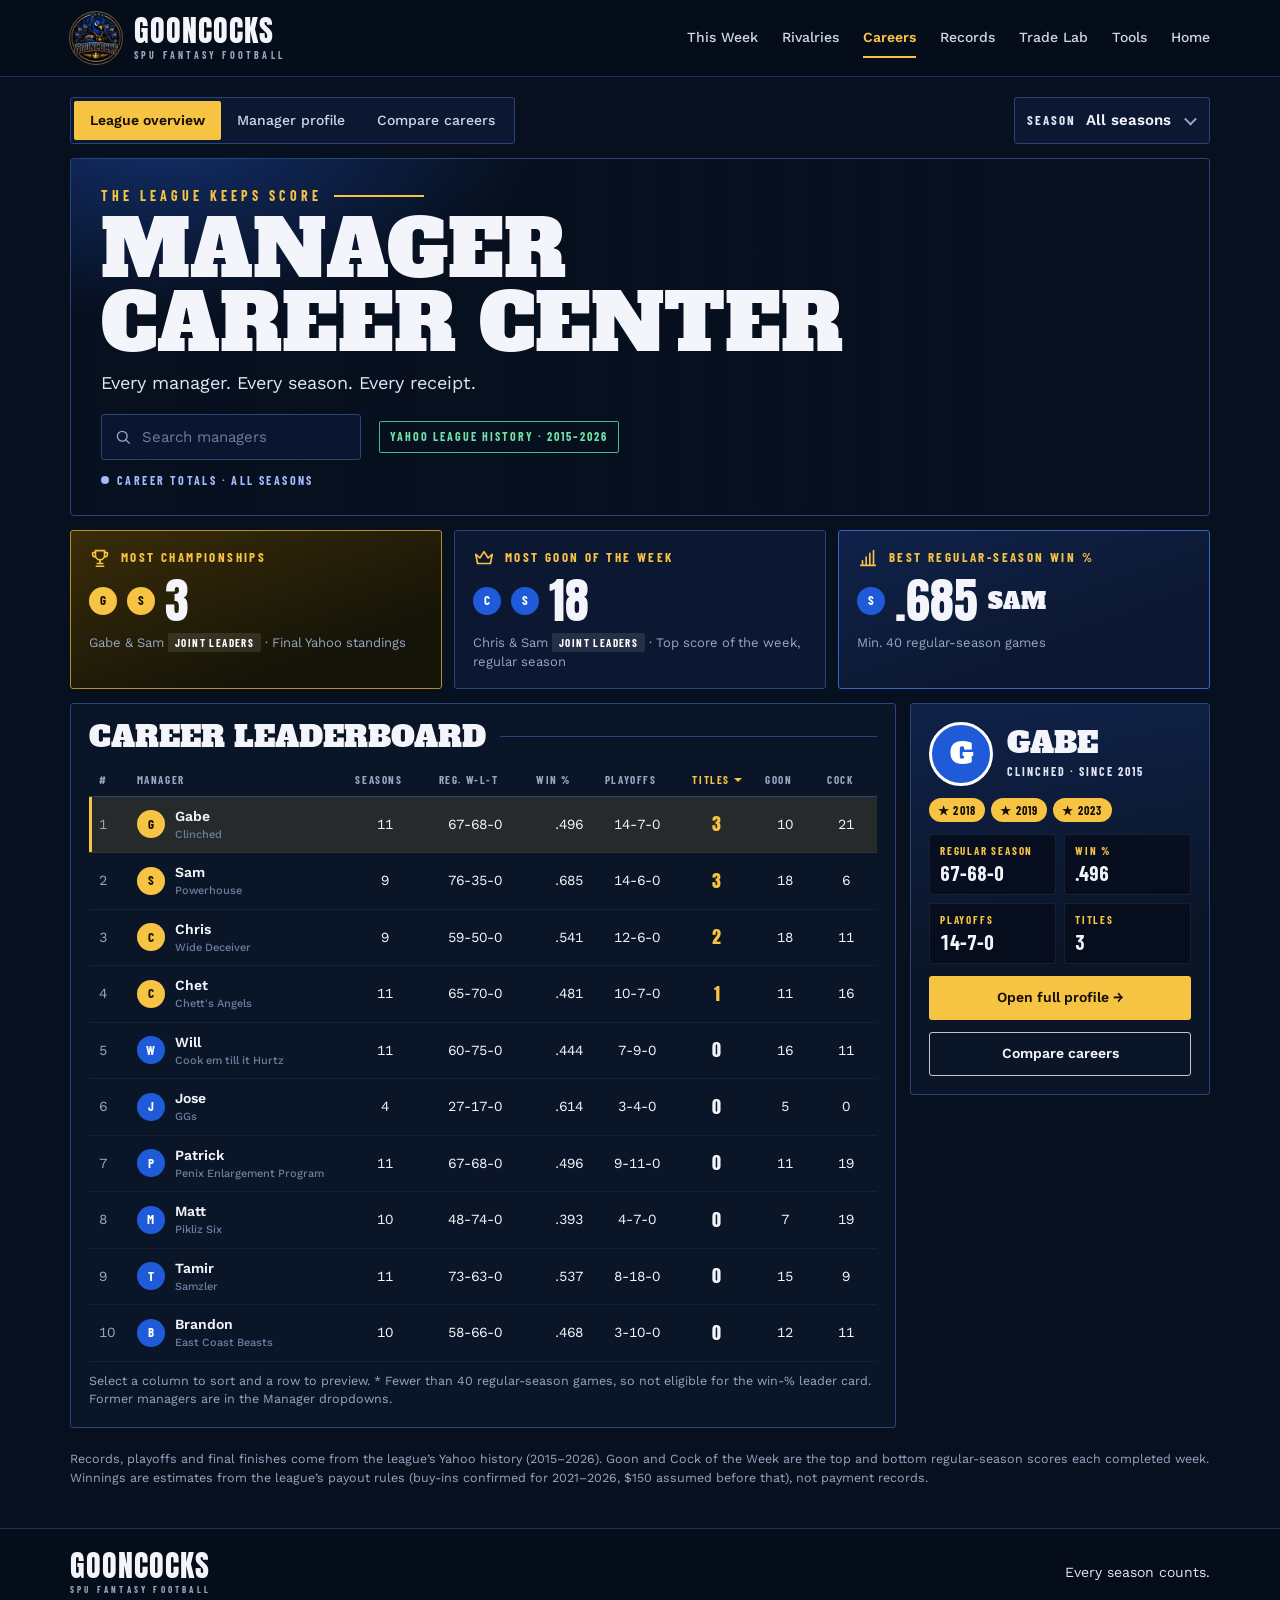
<file: manager-career-center/index.html>
<!doctype html>
<html lang="en">
<head>
<meta charset="utf-8">
<meta name="viewport" content="width=device-width, initial-scale=1, viewport-fit=cover">
<meta name="theme-color" content="#07101f">
<title>Gooncocks Career Center</title>
<meta name="description" content="Every Gooncocks manager's career: records, titles, awards and every season.">
<link rel="preconnect" href="https://fonts.googleapis.com">
<link rel="preconnect" href="https://fonts.gstatic.com" crossorigin>
<link rel="stylesheet" href="https://fonts.googleapis.com/css2?family=Alfa+Slab+One&family=Anton&family=Barlow+Condensed:wght@500;600;700&family=Work+Sans:wght@400;500;600&display=swap">
<link rel="stylesheet" href="css/styles.css">
</head>
<body>
<header class="top">
  <div class="top-in">
    <a class="brand" href="https://gooncocks.com" aria-label="Gooncocks home">
      <img src="assets/gooncocks-logo.webp" alt="" width="52" height="52">
      <span><b>GOONCOCKS</b><small>SPU FANTASY FOOTBALL</small></span>
    </a>
    <nav class="nav" aria-label="Site">
      <a href="https://stats.gooncocks.com/">This Week</a>
      <a href="https://stats.gooncocks.com/rivalries.html">Rivalries</a>
      <a class="on" href="#overview" aria-current="page">Careers</a>
      <a href="https://stats.gooncocks.com/records.html">Records</a>
      <a href="https://stats.gooncocks.com/trade-lab.html">Trade Lab</a>
      <a href="https://stats.gooncocks.com/tools.html">Tools</a>
      <a href="https://gooncocks.com">Home</a>
    </nav>
  </div>
</header>

<main class="page" id="top">
  <div class="viewbar">
    <div class="tabs" role="tablist" aria-label="Career Center views">
      <button type="button" role="tab" id="tab-overview" data-view="overview">League overview</button>
      <button type="button" role="tab" id="tab-profile" data-view="profile">Manager profile</button>
      <button type="button" role="tab" id="tab-compare" data-view="compare">Compare careers</button>
    </div>
    <label class="ctl ctl-season" for="seasonSel"><span class="ctl-k">Season</span><select id="seasonSel"></select></label>
  </div>

  <!-- ===================== LEAGUE OVERVIEW ===================== -->
  <section class="view" id="view-overview" role="tabpanel" aria-labelledby="tab-overview">
    <div class="hero">
      <div class="rig rig-l" aria-hidden="true"></div><div class="rig rig-r" aria-hidden="true"></div>
      <p class="eyebrow">The league keeps score</p>
      <h1>Manager Career Center</h1>
      <p class="lede">Every manager. Every season. Every receipt.</p>
      <div class="hero-row">
        <label class="ctl ctl-search" for="search"><svg viewBox="0 0 24 24" aria-hidden="true"><circle cx="11" cy="11" r="6.5"/><path d="M16 16l4.5 4.5"/></svg><input id="search" type="search" placeholder="Search managers" autocomplete="off"></label>
        <p class="source" id="sourceBadge"></p>
      </div>
      <p class="scope" id="scopeOverview"></p>
    </div>

    <div class="leaders" id="leaders"></div>

    <div class="board">
      <section class="panel" aria-labelledby="boardTitle">
        <div class="ph"><h2 id="boardTitle">Career leaderboard</h2></div>
        <div class="scroll"><table class="lb" id="leaderboard"></table></div>
        <p class="fine" id="boardNote"></p>
      </section>
      <aside class="panel preview" id="preview" aria-live="polite"></aside>
    </div>
  </section>

  <!-- ===================== MANAGER PROFILE ===================== -->
  <section class="view" id="view-profile" role="tabpanel" aria-labelledby="tab-profile" hidden>
    <div class="pbar">
      <button type="button" class="back" id="backBtn">&larr; Back to all managers</button>
      <label class="ctl" for="profileSel"><span class="ctl-k">Manager</span><select id="profileSel"></select></label>
      <button type="button" class="share" id="shareBtn">Share profile
        <svg viewBox="0 0 24 24" aria-hidden="true"><path d="M8 16L16 8M9 8h7v7"/></svg></button>
    </div>
    <div class="banner" id="banner"></div>
    <div class="two">
      <section class="panel" aria-labelledby="trophyTitle">
        <div class="ph"><h2 id="trophyTitle">Trophy case</h2></div>
        <div id="trophies"></div>
      </section>
      <section class="panel" aria-labelledby="bestsTitle">
        <div class="ph"><h2 id="bestsTitle">Personal bests</h2></div>
        <p class="scope" id="scopeBests"></p>
        <ul class="bests" id="bests"></ul>
      </section>
    </div>
    <section class="panel" aria-labelledby="seasonsTitle">
      <div class="ph"><h2 id="seasonsTitle">Season by season</h2></div>
      <p class="fine">Select a season to open its details.</p>
      <div class="scroll"><table class="st" id="seasonTable"></table></div>
    </section>
    <section class="panel" aria-labelledby="msTitle">
      <div class="ph"><h2 id="msTitle">Career milestones</h2></div>
      <p class="scope">Whole career</p>
      <ol class="timeline" id="milestones"></ol>
    </section>
  </section>

  <!-- ===================== COMPARE CAREERS ===================== -->
  <section class="view" id="view-compare" role="tabpanel" aria-labelledby="tab-compare" hidden>
    <div class="cmp-controls">
      <label class="ctl" for="cmpA"><span class="ctl-k">Manager</span><select id="cmpA"></select></label>
      <button type="button" class="swap" id="swapBtn" aria-label="Swap the two managers" title="Swap">
        <svg viewBox="0 0 24 24" aria-hidden="true"><path d="M4 8h14l-3-3M20 16H6l3 3"/></svg></button>
      <label class="ctl" for="cmpB"><span class="ctl-k">Versus</span><select id="cmpB"></select></label>
    </div>
    <div class="cmp-head" id="cmpHead"></div>
    <p class="scope" id="scopeCompare"></p>
    <ul class="cmp" id="cmpRows"></ul>
    <p class="fine">A gold dot marks the stronger number. Ties get none, and Cock of the Week is shown without judging it.</p>
  </section>

  <p class="fine foot-note" id="footNote"></p>
</main>

<footer class="foot">
  <div class="foot-in">
    <span class="foot-brand"><b>GOONCOCKS</b><small>SPU FANTASY FOOTBALL</small></span>
    <p>Every season counts.</p>
  </div>
</footer>

<div class="toast" id="toast" role="status" aria-live="polite" hidden></div>
<div class="copy-fallback" id="copyFallback" role="dialog" aria-labelledby="copyTitle" hidden>
  <p id="copyTitle">Copy this career summary</p>
  <textarea id="copyText" rows="8" readonly></textarea>
  <button type="button" id="copyClose">Done</button>
</div>

<!-- DATA: the league history (a snapshot of the real Yahoo history) and the
     payout rules. To read a live history file instead, set the URL below. -->
<script src="data/payouts.js"></script>
<script src="data/league-history.js"></script>
<script>
  // window.GOONCOCKS_HISTORY_URL = '/rivalry-history.json';
</script>
<!-- /DATA -->
<script src="js/data.js"></script>
<script src="js/career.js"></script>
<script src="../shared/playercard.js"></script>
<script src="../shared/boxscore.js"></script>
<script src="js/app.js"></script>
</body>
</html>
</file>
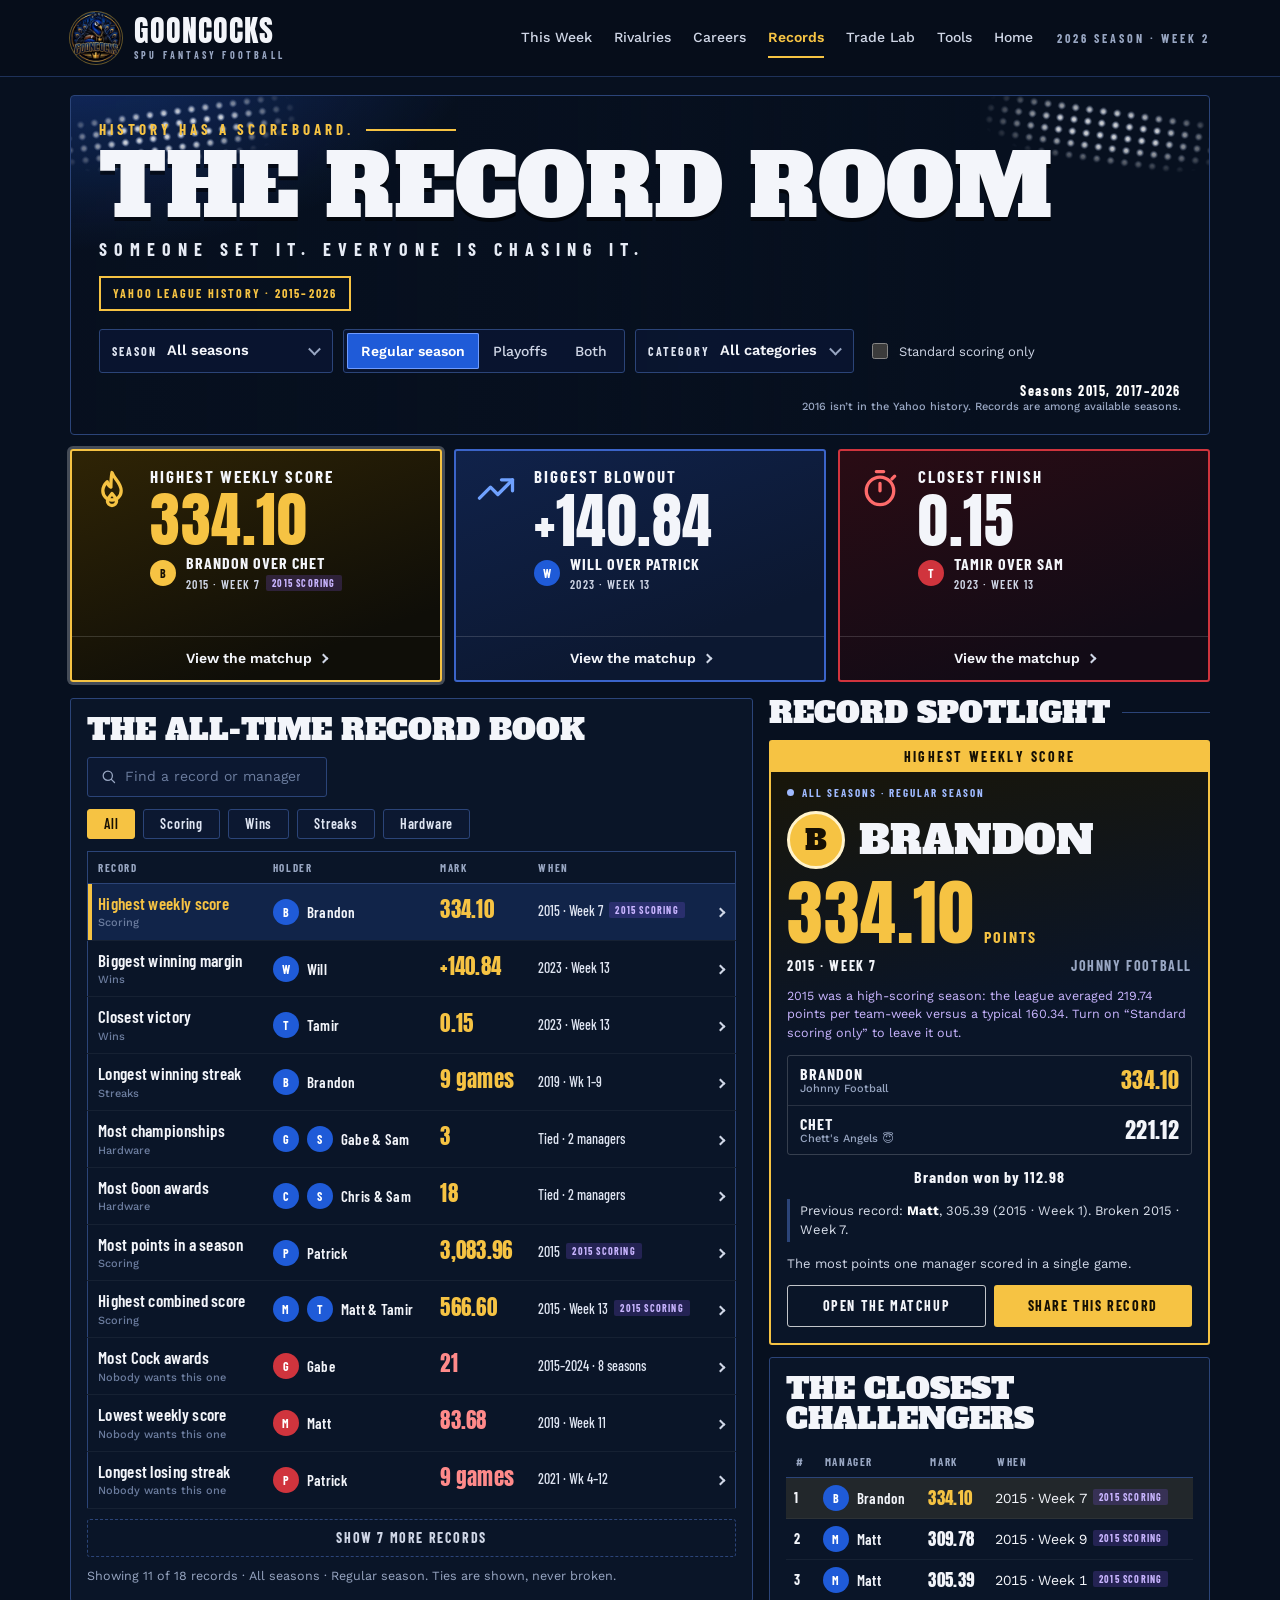
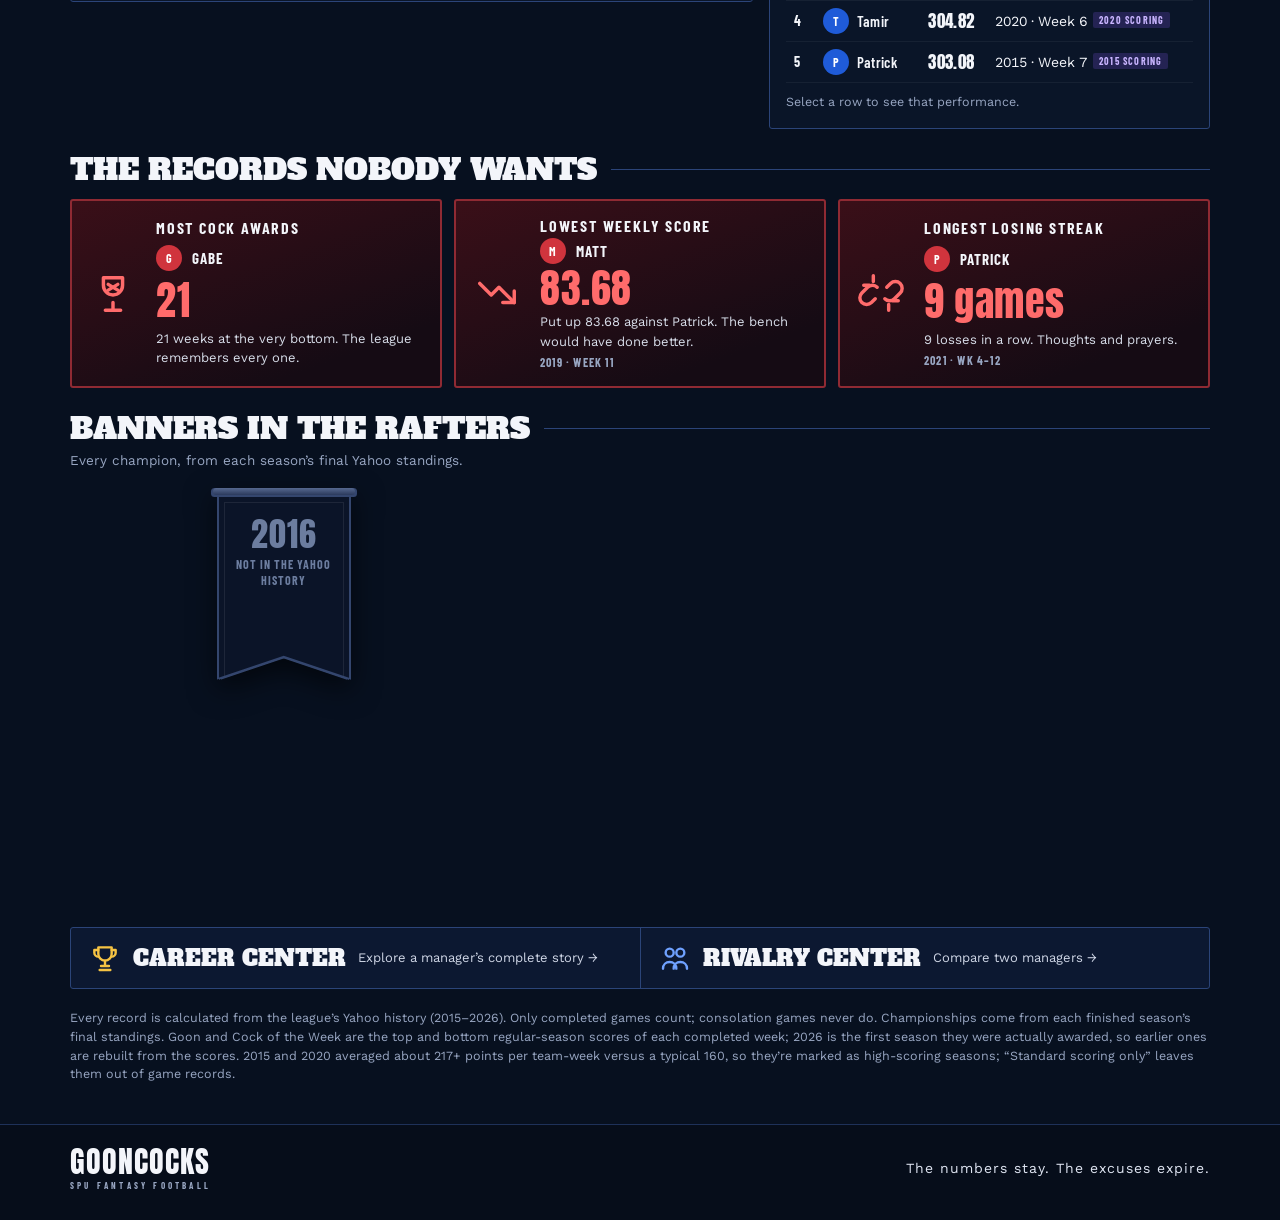
<file: record-room/index.html>
<!doctype html>
<html lang="en">
<head>
<meta charset="utf-8">
<meta name="viewport" content="width=device-width, initial-scale=1, viewport-fit=cover">
<meta name="theme-color" content="#07101f">
<title>Gooncocks Record Room</title>
<meta name="description" content="Every Gooncocks league record: highest scores, blowouts, streaks, titles and the records nobody wants.">
<link rel="preconnect" href="https://fonts.googleapis.com">
<link rel="preconnect" href="https://fonts.gstatic.com" crossorigin>
<link rel="stylesheet" href="https://fonts.googleapis.com/css2?family=Alfa+Slab+One&family=Anton&family=Barlow+Condensed:wght@500;600;700&family=Work+Sans:wght@400;500;600&display=swap">
<link rel="stylesheet" href="css/styles.css">
</head>
<body>
<header class="top">
  <div class="top-in">
    <a class="brand" href="https://gooncocks.com" aria-label="Gooncocks home">
      <img src="assets/gooncocks-logo.webp" alt="" width="52" height="52">
      <span><b>GOONCOCKS</b><small>SPU FANTASY FOOTBALL</small></span>
    </a>
    <nav class="nav" aria-label="Site">
      <a class="keep" href="https://stats.gooncocks.com/">This Week</a>
      <a class="keep" href="https://stats.gooncocks.com/rivalries.html">Rivalries</a>
      <a class="keep" href="https://stats.gooncocks.com/careers.html">Careers</a>
      <a class="on" href="#top" aria-current="page">Records</a>
      <a class="keep" href="https://stats.gooncocks.com/trade-lab.html">Trade Lab</a>
      <a class="keep" href="https://stats.gooncocks.com/tools.html">Tools</a>
      <a class="keep" href="https://gooncocks.com">Home</a>
    </nav>
    <span class="season-tag" id="seasonTag"></span>
  </div>
</header>

<main class="page" id="top">
  <section class="hero">
    <div class="lights" aria-hidden="true"><i class="rig l"></i><i class="rig r"></i></div>
    <div class="hero-head">
      <div>
        <p class="eyebrow">History has a scoreboard.</p>
        <h1>The Record Room</h1>
        <p class="tagline">Someone set it. Everyone is chasing it.</p>
      </div>
      <p class="source" id="sourceBadge"></p>
    </div>
    <form class="controls" id="controls" aria-label="Record filters">
      <label class="ctl" for="seasonSel"><span class="ctl-k">Season</span><select id="seasonSel"></select></label>
      <fieldset class="seg">
        <legend class="sr-only">Game type</legend>
        <input type="radio" name="gtype" id="typeRegular" value="regular" checked><label for="typeRegular">Regular season</label>
        <input type="radio" name="gtype" id="typePlayoff" value="playoff"><label for="typePlayoff">Playoffs</label>
        <input type="radio" name="gtype" id="typeBoth" value="both"><label for="typeBoth">Both</label>
      </fieldset>
      <label class="ctl" for="catSel"><span class="ctl-k">Category</span><select id="catSel">
        <option value="all">All categories</option><option value="scoring">Scoring</option><option value="wins">Wins</option>
        <option value="streaks">Streaks</option><option value="hardware">Hardware</option></select></label>
      <label class="toggle" for="standardOnly"><input type="checkbox" id="standardOnly"> Standard scoring only</label>
      <span class="coverage" id="coverage"></span>
    </form>
  </section>

  <section class="featured" id="featured" aria-label="Featured records"></section>

  <div class="main">
    <section class="panel book" aria-labelledby="bookTitle">
      <div class="book-head">
        <h2 id="bookTitle">The all-time record book</h2>
        <label class="search" for="search"><svg viewBox="0 0 24 24" aria-hidden="true"><circle cx="11" cy="11" r="6.5"/><path d="M16 16l4.5 4.5"/></svg>
          <input id="search" type="search" placeholder="Find a record or manager…" autocomplete="off"></label>
      </div>
      <div class="cats" role="tablist" aria-label="Record categories">
        <button type="button" role="tab" data-cat="all">All</button>
        <button type="button" role="tab" data-cat="scoring">Scoring</button>
        <button type="button" role="tab" data-cat="wins">Wins</button>
        <button type="button" role="tab" data-cat="streaks">Streaks</button>
        <button type="button" role="tab" data-cat="hardware">Hardware</button>
      </div>
      <div class="scroll"><table class="records" id="recordTable"></table></div>
      <button type="button" class="more" id="moreBtn" hidden></button>
      <p class="fine" id="bookNote"></p>
    </section>

    <aside class="side" aria-label="Record spotlight">
      <div class="side-head"><h2>Record spotlight</h2></div>
      <section class="spot" id="spotlight" aria-live="polite"></section>
      <section class="panel chall" aria-labelledby="challTitle">
        <div class="side-head"><h2 id="challTitle">The closest challengers</h2></div>
        <div class="scroll"><table class="ranks" id="challengers"></table></div>
        <p class="fine">Select a row to see that performance.</p>
      </section>
    </aside>
  </div>

  <section class="unwanted" aria-labelledby="unwantedTitle">
    <div class="sec-head"><h2 id="unwantedTitle">The records nobody wants</h2></div>
    <div class="uw-grid" id="unwanted"></div>
  </section>

  <section class="rafters" aria-labelledby="raftersTitle">
    <div class="sec-head"><h2 id="raftersTitle">Banners in the rafters</h2></div>
    <p class="sec-sub">Every champion, from each season’s final Yahoo standings.</p>
    <ol class="banners" id="banners"></ol>
  </section>

  <nav class="jump" aria-label="More history">
    <a href="https://stats.gooncocks.com/careers.html"><svg viewBox="0 0 24 24" aria-hidden="true"><path d="M7 4h10v5a5 5 0 0 1-10 0z"/><path d="M7 6H4v2a3 3 0 0 0 3 3M17 6h3v2a3 3 0 0 1-3 3M12 14v4M8 21h8M9 18h6"/></svg>
      <b>Career Center</b><span>Explore a manager’s complete story &rarr;</span></a>
    <a href="https://stats.gooncocks.com/rivalries.html"><svg viewBox="0 0 24 24" aria-hidden="true"><circle cx="8" cy="8" r="3"/><circle cx="16" cy="8" r="3"/><path d="M3 20c0-3 2.2-5 5-5s5 2 5 5M11 20c0-3 2.2-5 5-5s5 2 5 5"/></svg>
      <b>Rivalry Center</b><span>Compare two managers &rarr;</span></a>
  </nav>

  <p class="fine foot-note" id="footNote"></p>
</main>

<footer class="foot">
  <div class="foot-in">
    <span class="foot-brand"><b>GOONCOCKS</b><small>SPU FANTASY FOOTBALL</small></span>
    <p>The numbers stay. The excuses expire.</p>
  </div>
</footer>

<div class="modal" id="matchModal" hidden>
  <div class="modal-card" role="dialog" aria-modal="true" aria-labelledby="matchTitle">
    <button type="button" class="modal-x" id="matchClose" aria-label="Close">&times;</button>
    <div id="matchBody"></div>
  </div>
</div>
<div class="toast" id="toast" role="status" aria-live="polite" hidden></div>
<div class="copy-fallback" id="copyFallback" role="dialog" aria-labelledby="copyTitle" hidden>
  <p id="copyTitle">Copy this record</p>
  <textarea id="copyText" rows="7" readonly></textarea>
  <button type="button" id="copyClose">Done</button>
</div>

<!-- DATA: the league history (a snapshot of the real Yahoo history).
     To read a live history file instead, set the URL below. -->
<script src="data/league-history.js"></script>
<script>
  // window.GOONCOCKS_HISTORY_URL = '/rivalry-history.json';
</script>
<!-- /DATA -->
<script src="js/data.js"></script>
<script src="js/records.js"></script>
<script src="../shared/playercard.js"></script>
<script src="../shared/boxscore.js"></script>
<script src="js/app.js"></script>
</body>
</html>
</file>
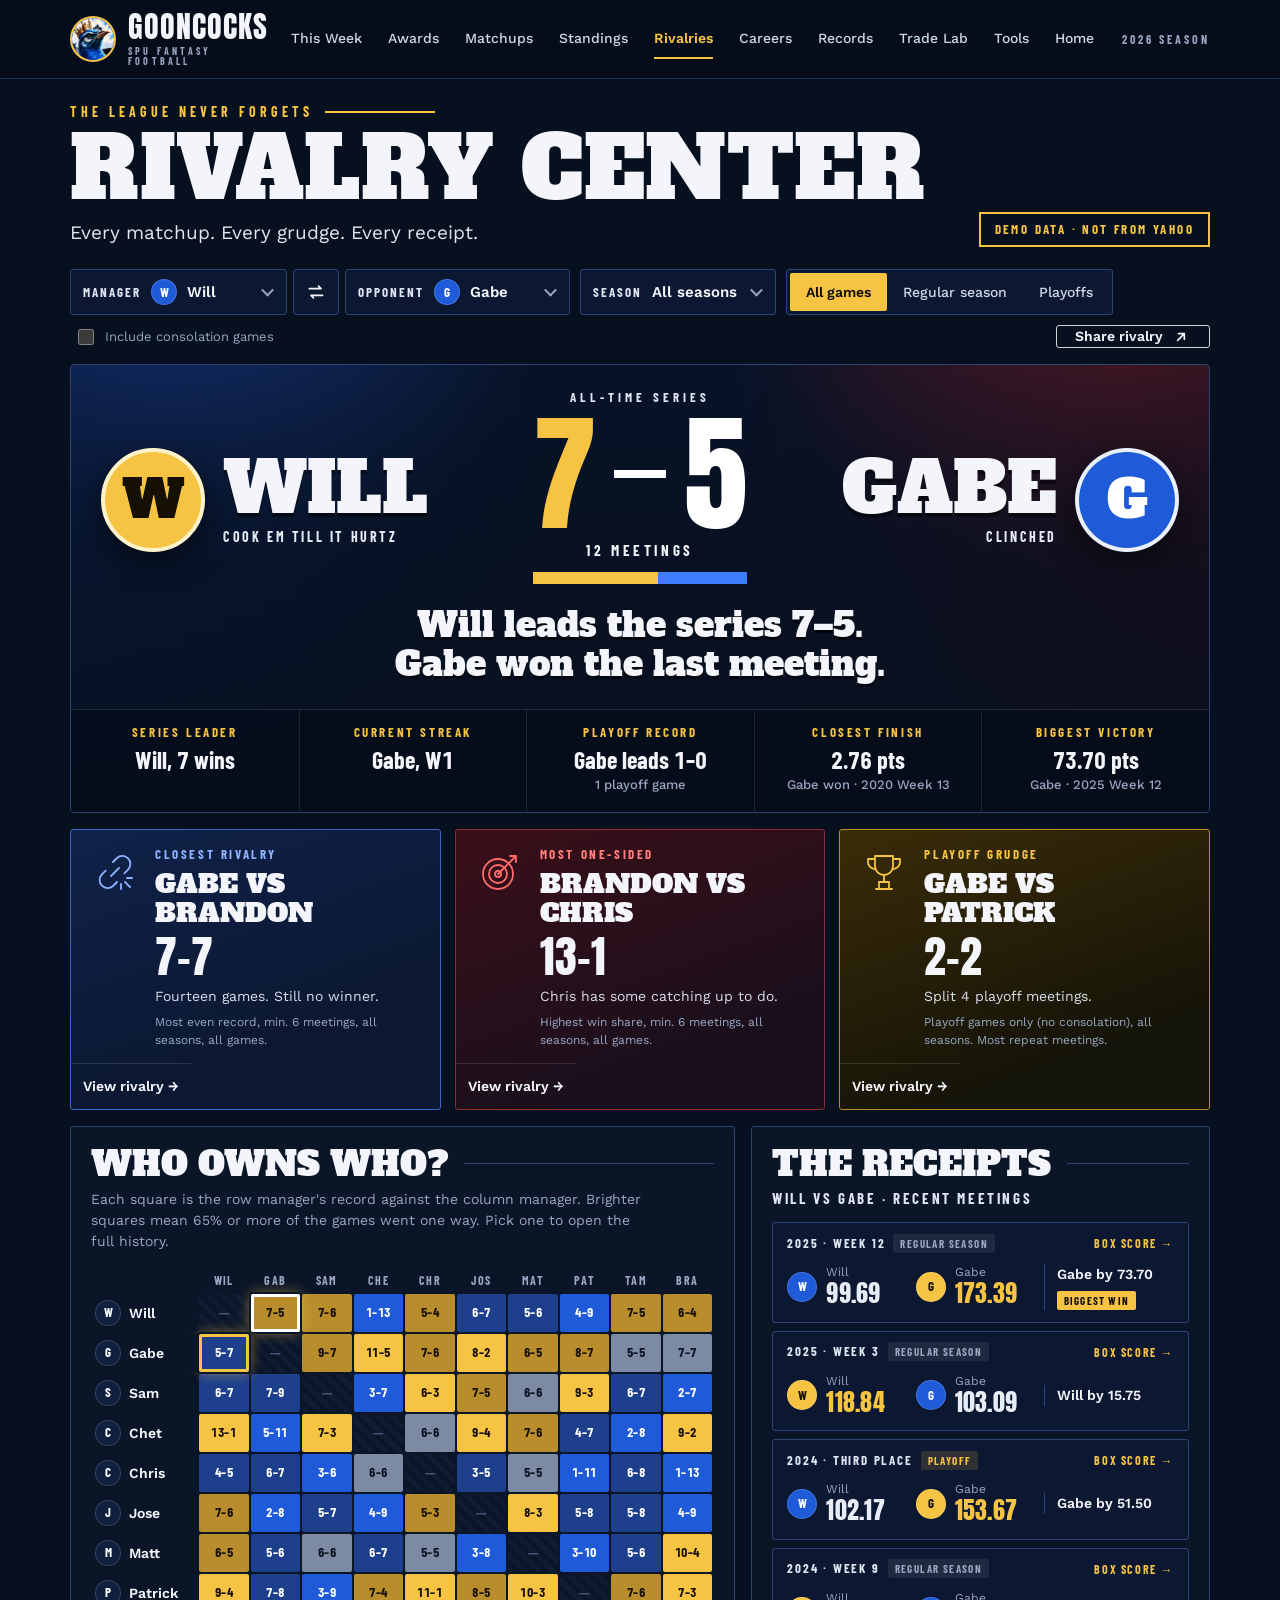
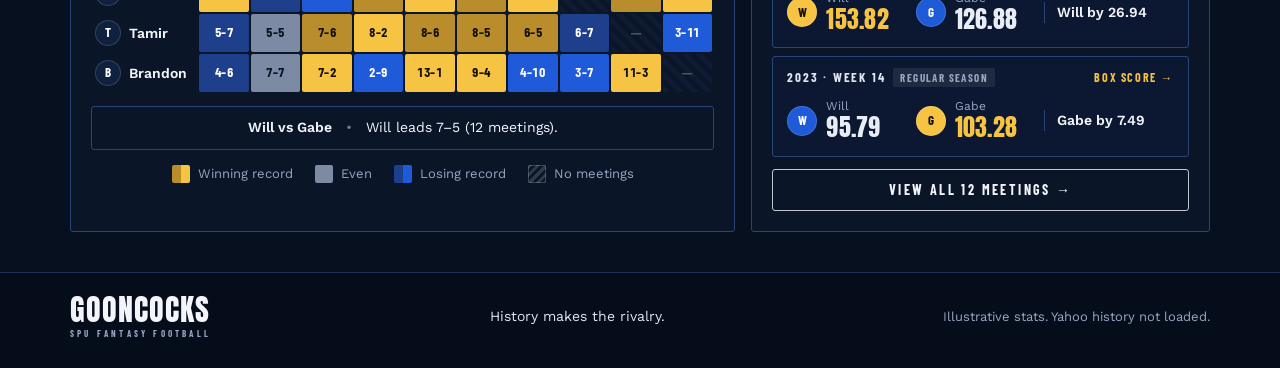
<file: rivalry-center/index.html>
<!doctype html>
<html lang="en">
<head>
<meta charset="utf-8">
<meta name="viewport" content="width=device-width, initial-scale=1, viewport-fit=cover">
<meta name="theme-color" content="#07101f">
<title>Gooncocks Rivalry Center</title>
<meta name="description" content="Every Gooncocks head-to-head record, streak and grudge, from the league's Yahoo history.">
<meta property="og:type" content="website">
<meta property="og:site_name" content="Gooncocks">
<meta property="og:title" content="Gooncocks Rivalry Center">
<meta property="og:description" content="Every matchup. Every grudge. Every receipt.">
<meta property="og:image" content="https://stats.gooncocks.com/gooncocks-logo.png">
<meta name="twitter:card" content="summary">
<link rel="icon" href="https://stats.gooncocks.com/gooncocks-logo.png">
<link rel="preconnect" href="https://fonts.googleapis.com">
<link rel="preconnect" href="https://fonts.gstatic.com" crossorigin>
<link rel="stylesheet" href="https://fonts.googleapis.com/css2?family=Alfa+Slab+One&family=Anton&family=Barlow+Condensed:wght@500;600;700&family=Work+Sans:wght@400;500;600&display=swap">
<link rel="stylesheet" href="css/styles.css">
</head>
<body>
<header class="top">
  <div class="top-in">
    <a class="brand" href="https://gooncocks.com" aria-label="Gooncocks home">
      <img src="assets/peacock.webp" alt="" width="46" height="46">
      <span><b>GOONCOCKS</b><small>SPU FANTASY FOOTBALL</small></span>
    </a>
    <nav class="nav" aria-label="Site">
      <a class="keep" href="https://stats.gooncocks.com/">This Week</a>
      <a href="https://stats.gooncocks.com/#awards">Awards</a>
      <a href="https://stats.gooncocks.com/#matchups">Matchups</a>
      <a href="https://stats.gooncocks.com/#standings">Standings</a>
      <a class="on keep" href="#top" aria-current="page">Rivalries</a>
      <a class="keep" href="https://stats.gooncocks.com/careers.html">Careers</a>
      <a class="keep" href="https://stats.gooncocks.com/records.html">Records</a>
      <a class="keep" href="https://stats.gooncocks.com/trade-lab.html">Trade Lab</a>
      <a class="keep" href="https://stats.gooncocks.com/tools.html">Tools</a>
      <a class="keep" href="https://gooncocks.com">Home</a>
    </nav>
    <span class="season-tag" id="seasonTag"></span>
  </div>
</header>

<main class="page" id="top">
  <section class="intro">
    <div>
      <p class="eyebrow">The league never forgets</p>
      <h1>Rivalry Center</h1>
      <p class="lede">Every matchup. Every grudge. Every receipt.</p>
    </div>
    <p class="source-badge" id="sourceBadge">Loading history…</p>
  </section>

  <form class="controls" id="controls" aria-label="Choose a rivalry">
    <div class="pair">
      <label class="pick pick-a" for="managerA">
        <span class="pick-label">Manager</span>
        <span class="av av-blue" id="pickAvA" aria-hidden="true"></span>
        <select id="managerA" name="managerA"></select>
      </label>
      <button type="button" class="swap" id="swapBtn" aria-label="Swap manager and opponent" title="Swap sides">
        <svg viewBox="0 0 24 24" aria-hidden="true"><path d="M4 8h14l-3-3M20 16H6l3 3"/></svg>
      </button>
      <label class="pick pick-b" for="managerB">
        <span class="pick-label">Opponent</span>
        <span class="av av-blue" id="pickAvB" aria-hidden="true"></span>
        <select id="managerB" name="managerB"></select>
      </label>
    </div>
    <label class="pick pick-season" for="seasonSel">
      <span class="pick-label">Season</span>
      <select id="seasonSel" name="season"></select>
    </label>
    <fieldset class="seg">
      <legend class="sr-only">Game type</legend>
      <input type="radio" name="gameType" id="typeAll" value="all" checked><label for="typeAll">All games</label>
      <input type="radio" name="gameType" id="typeRegular" value="regular"><label for="typeRegular">Regular season</label>
      <input type="radio" name="gameType" id="typePlayoff" value="playoff"><label for="typePlayoff">Playoffs</label>
    </fieldset>
    <label class="toggle" for="consolation"><input type="checkbox" id="consolation" name="consolation"> Include consolation games</label>
    <button type="button" class="share" id="shareBtn">Share rivalry
      <svg viewBox="0 0 24 24" aria-hidden="true"><path d="M8 16L16 8M9 8h7v7"/></svg>
    </button>
  </form>

  <section class="feature" id="feature" aria-labelledby="fxHeadline">
    <div class="rig rig-l" aria-hidden="true"></div>
    <div class="rig rig-r" aria-hidden="true"></div>
    <p class="fx-scope" id="fxScope"></p>
    <div class="duel">
      <div class="fighter fighter-a">
        <span class="av av-blue av-xl" id="fxAvA" aria-hidden="true"></span>
        <div><h2 id="fxNameA"></h2><p class="team" id="fxTeamA"></p></div>
      </div>
      <div class="tally">
        <p class="big" aria-live="polite"><span class="wa" id="fxWinsA"></span><span class="dash" aria-hidden="true"></span><span class="wb" id="fxWinsB"></span></p>
        <p class="meetings" id="fxMeetings"></p>
        <div class="bar" aria-hidden="true"><span class="blue" id="barA"></span><span class="tie" id="barT"></span><span class="blue2" id="barB"></span></div>
      </div>
      <div class="fighter fighter-b">
        <div><h2 id="fxNameB"></h2><p class="team" id="fxTeamB"></p></div>
        <span class="av av-blue av-xl" id="fxAvB" aria-hidden="true"></span>
      </div>
    </div>
    <p class="headline" id="fxHeadline"></p>
    <dl class="stats" id="fxStats"></dl>
  </section>

  <section class="spots" id="spots" aria-label="Rivalry spotlights"></section>

  <div class="lower">
    <section class="panel owns" aria-labelledby="ownsTitle">
      <div class="panel-head"><h2 id="ownsTitle">Who owns who?</h2></div>
      <p class="panel-sub">Each square is the row manager's record against the column manager. Brighter squares mean 65% or more of the games went one way. Pick one to open the full history.</p>
      <div class="grid-wrap" id="gridWrap"><table class="owns-grid" id="grid"></table></div>
      <div class="grid-caption" id="gridCaption" aria-live="polite"></div>
      <ul class="legend" aria-label="Grid colors">
        <li><i class="lg-win"></i>Winning record</li>
        <li><i class="lg-even"></i>Even</li>
        <li><i class="lg-loss"></i>Losing record</li>
        <li><i class="lg-none"></i>No meetings</li>
      </ul>
    </section>

    <section class="panel receipts" aria-labelledby="receiptsTitle">
      <div class="panel-head"><h2 id="receiptsTitle">The receipts</h2></div>
      <p class="panel-kicker" id="receiptsSub"></p>
      <ol class="rc-list" id="receipts"></ol>
      <button type="button" class="more" id="moreBtn" hidden></button>
    </section>
  </div>
</main>

<footer class="foot">
  <div class="foot-in">
    <span class="foot-brand"><b>GOONCOCKS</b><small>SPU FANTASY FOOTBALL</small></span>
    <p>History makes the rivalry.</p>
    <p class="foot-note" id="footNote"></p>
  </div>
</footer>

<div class="toast" id="toast" role="status" aria-live="polite" hidden></div>
<div class="copy-fallback" id="copyFallback" role="dialog" aria-labelledby="copyFallbackTitle" hidden>
  <p id="copyFallbackTitle">Copy this rivalry summary</p>
  <textarea id="copyText" rows="7" readonly></textarea>
  <button type="button" id="copyClose">Done</button>
</div>

<!-- League history. Opened from this folder it uses the demo data; the
     Lambda replaces everything between the DATA markers with the live
     Yahoo history when it publishes rivalries.html. See README.md. -->
<!-- DATA -->
<script src="data/demo-history.js"></script>
<script>
  // To load a JSON export instead, uncomment and point at the file:
  // window.GOONCOCKS_HISTORY_URL = 'data/history.json';
</script>
<!-- /DATA -->
<script src="js/data.js"></script>
<script src="js/rivalry.js"></script>
<script src="../shared/playercard.js"></script>
<script src="../shared/boxscore.js"></script>
<script src="js/app.js"></script>
</body>
</html>
</file>
<file: manager-career-center/css/styles.css>
/* Gooncocks Manager Career Center - the same dark "sports network" look
   as the rest of the Gooncocks site. */
:root {
  color-scheme: dark;
  --bg: #07101f; --bg-2: #0a1528; --panel: #0c1831; --panel-2: #10203f;
  --line: #1e3159; --line-2: #2b4478; --text: #f3f5fa; --muted: #98a6c2; --dim: #6c7d9f;
  --royal: #1f5bd8; --royal-hi: #3d7bff; --gold: #f6c343; --ink: #161004; --red: #c8323a;
  --display: 'Alfa Slab One', 'Rockwell Extra Bold', Rockwell, Georgia, serif;
  --score: Anton, Impact, 'Arial Narrow', sans-serif;
  --label: 'Barlow Condensed', 'Arial Narrow', 'Roboto Condensed', sans-serif;
  --body: 'Work Sans', system-ui, -apple-system, 'Segoe UI', sans-serif;
}
* { box-sizing: border-box; }
html { background: var(--bg); scroll-behavior: smooth; }
body { margin: 0; background: var(--bg); color: var(--text); font: 15px/1.5 var(--body); overflow-x: hidden; }
/* The Saint Peter's campus at sunset behind the whole page, fixed while
   the page scrolls (a fixed layer rather than background-attachment,
   which phones ignore) and darkened so every panel stays readable. */
body::before { content: ''; position: fixed; inset: 0; z-index: -1; pointer-events: none;
  background: linear-gradient(90deg, #07101fe6 0, #07101fb3 45%, #07101f66 80%, #07101f59 100%),
    linear-gradient(180deg, #07101f80 0, #07101f40 35%, #07101fb3 75%, #07101ff0 100%),
    url(https://stats.gooncocks.com/careers-art.webp) 75% 35% / cover no-repeat, var(--bg); }
body { background: transparent; }
[hidden] { display: none !important; }
img { max-width: 100%; }
a { color: inherit; text-decoration: none; }
button, select, input { font: inherit; color: inherit; }
button { cursor: pointer; }
:focus-visible { outline: 2px solid var(--gold); outline-offset: 2px; }
h1, h2, h3, p, dl, dd, ol, ul { margin: 0; }
.sr-only { position: absolute; width: 1px; height: 1px; overflow: hidden; clip: rect(0 0 0 0); white-space: nowrap; }
svg { fill: none; stroke: currentColor; stroke-width: 1.8; stroke-linecap: round; stroke-linejoin: round; }

/* avatars */
.av { position: relative; flex: none; display: inline-grid; place-items: center; width: 28px; height: 28px; border-radius: 50%; overflow: hidden;
  font: 700 13px/1 var(--label); background: var(--royal); color: #fff; }
.av img { position: absolute; inset: 0; width: 100%; height: 100%; object-fit: cover; }
.av.gold { background: var(--gold); color: var(--ink); }
.av.former { background: #3a4868; }
.av.lg { width: 64px; height: 64px; font: 400 30px/1 var(--display); border: 3px solid #fff; }
.av.xl { width: 116px; height: 116px; font: 400 58px/1 var(--display); border: 4px solid #fff3cc; box-shadow: 0 12px 30px #0009; }

/* header */
.top { border-bottom: 1px solid var(--line); background: #060d1a; }
.top-in { max-width: 1180px; margin: 0 auto; padding: 12px 20px; display: flex; align-items: center; gap: 24px; }
.brand { display: flex; align-items: center; gap: 12px; margin-right: auto; }
.brand img { width: 52px; height: 52px; border-radius: 50%; background: #050a14; box-shadow: 0 0 0 1px #f6c34366; }
.brand b { display: block; font: 400 30px/1 var(--score); letter-spacing: 1px; }
.brand small { display: block; font: 700 10px/1 var(--label); letter-spacing: 3.2px; color: var(--muted); margin-top: 4px; }
.nav { display: flex; gap: 24px; font-size: 14px; font-weight: 500; color: #cfd6e6; }
.nav a { padding: 8px 0; border-bottom: 2px solid transparent; white-space: nowrap; }
.nav a:hover { color: var(--gold); }
.nav a.on { color: var(--gold); border-color: var(--gold); font-weight: 600; }

.page { max-width: 1180px; margin: 0 auto; padding-inline: 20px; padding-block: 20px 10px; }

/* view tabs + shared season filter */
.viewbar { display: flex; flex-wrap: wrap; align-items: stretch; gap: 10px; }
.tabs { display: inline-flex; border: 1px solid var(--line-2); border-radius: 3px; padding: 3px; background: var(--panel); }
.tabs button { background: none; border: 0; padding: 9px 16px; font-size: 14px; font-weight: 500; color: #cfd6e6; border-radius: 2px; white-space: nowrap; }
.tabs button[aria-selected="true"] { background: var(--gold); color: var(--ink); font-weight: 600; }
.tabs button:hover:not([aria-selected="true"]) { color: #fff; background: #ffffff10; }
.ctl { position: relative; display: flex; align-items: center; gap: 10px; min-height: 46px; padding: 0 12px; background: var(--panel); border: 1px solid var(--line-2); border-radius: 3px; }
.ctl:focus-within { border-color: var(--gold); }
.ctl-k { font: 700 13px/1 var(--label); letter-spacing: 2px; text-transform: uppercase; color: #dfe5f2; white-space: nowrap; }
.ctl select { appearance: none; -webkit-appearance: none; background: transparent; border: 0; padding: 10px 26px 10px 0; font-weight: 600; font-size: 15px; cursor: pointer; min-width: 0; }
.ctl select option, .ctl select optgroup { background: var(--panel); color: var(--text); }
.ctl:has(select)::after { content: ''; position: absolute; right: 14px; top: 50%; width: 7px; height: 7px; border: solid var(--muted); border-width: 0 2px 2px 0; transform: translateY(-70%) rotate(45deg); pointer-events: none; }
.ctl-season { margin-left: auto; }
.ctl-search { min-width: 260px; background: #0c1831e6; }
.ctl-search svg { width: 18px; height: 18px; color: var(--muted); }
.ctl-search input { flex: 1; min-width: 0; background: transparent; border: 0; padding: 10px 0; font-size: 15px; outline: none; }
.ctl-search input::placeholder { color: var(--dim); }

/* stadium lights */
.hero, .banner { position: relative; isolation: isolate; overflow: hidden; border: 1px solid var(--line-2); border-radius: 4px; margin-top: 14px; }
.hero { padding: 30px 30px 24px;
  /* see-through, so the page's campus shows behind the title */
  background: radial-gradient(55% 90% at 8% -10%, #2c6bff59, transparent 60%), linear-gradient(90deg, #07101fb3 0, #07101f80 45%, transparent 80%); }
.hero .rig { display: none; }
@media (max-width: 640px) { body::before { background-position: 0 0, 0 0, 68% 35%, 0 0; } }
.rig { position: absolute; top: 12px; width: 30%; height: 40px; z-index: -1; opacity: .75;
  background-image: radial-gradient(circle, #fff 0 1.3px, #d6e4ff99 2.2px, transparent 4px); background-size: 13px 11px;
  -webkit-mask-image: radial-gradient(70% 90% at 50% 40%, #000 30%, transparent 75%); mask-image: radial-gradient(70% 90% at 50% 40%, #000 30%, transparent 75%); }
.rig-l { right: 37%; transform: rotate(-4deg); }
.rig-r { right: 3%; transform: rotate(4deg); background-image: radial-gradient(circle, #fff 0 1.3px, #fff1c999 2.2px, transparent 4px); }
.eyebrow { display: flex; align-items: center; gap: 12px; font: 700 14px/1 var(--label); letter-spacing: 4px; text-transform: uppercase; color: var(--gold); }
.eyebrow::after { content: ''; width: 90px; height: 2px; background: var(--gold); }
h1 { font: 400 clamp(38px, 6.6vw, 78px)/.95 var(--display); text-transform: uppercase; margin-top: 10px; text-wrap: balance; }
.lede { font-size: 18px; margin-top: 8px; color: #e1e6f1; }
.hero-row { display: flex; flex-wrap: wrap; align-items: center; gap: 12px 18px; margin-top: 18px; }
.source { font: 700 12px/1.3 var(--label); letter-spacing: 2px; text-transform: uppercase; color: #6fe0a6; border: 1px solid #3fbf7f; padding: 7px 10px; border-radius: 2px; }
.scope { display: inline-flex; align-items: center; gap: 8px; margin-top: 14px; font: 700 12px/1 var(--label); letter-spacing: 2.4px; text-transform: uppercase; color: #9fbaff; }
.scope::before { content: ''; width: 8px; height: 8px; border-radius: 50%; background: #9fbaff; }
.fine { font-size: 12.5px; color: var(--muted); margin-top: 10px; }
.foot-note { margin-top: 22px; }

/* leader cards */
.leaders { display: grid; grid-template-columns: repeat(3, minmax(0, 1fr)); gap: 12px; margin-top: 14px; }
.lead { padding: 16px 18px; border: 1px solid var(--line-2); border-radius: 3px; background: var(--panel); display: grid; gap: 8px; align-content: start; }
.lead.gold { border-color: #b88d2a; background: linear-gradient(160deg, #3a2c08, #151408 75%); }
.lead.blue { border-color: #3b64c9; background: linear-gradient(160deg, #10224a, var(--panel) 70%); }
.lead-k { display: flex; align-items: center; gap: 10px; font: 700 13px/1 var(--label); letter-spacing: 2.4px; text-transform: uppercase; color: var(--gold); }
.lead-k svg { width: 22px; height: 22px; }
.lead-v { display: flex; align-items: center; gap: 10px; flex-wrap: wrap; }
.lead-v b { font: 400 48px/1 var(--score); font-variant-numeric: tabular-nums; }
.lead-v .who-n { font: 400 22px/1.1 var(--display); text-transform: uppercase; }
.lead-s { font-size: 13px; color: var(--muted); }
.joint { display: inline-block; font: 700 11px/1 var(--label); letter-spacing: 1.4px; text-transform: uppercase; background: #ffffff1a; color: #fff; padding: 4px 7px; border-radius: 2px; }
.lead-empty { font: 700 17px/1.3 var(--label); color: var(--muted); }

/* panels */
.board { display: grid; grid-template-columns: minmax(0, 1fr) 300px; gap: 14px; margin-top: 14px; align-items: start; }
.panel { border: 1px solid var(--line-2); border-radius: 3px; background: var(--bg-2); padding: 18px; min-width: 0; }
.view > .panel { margin-top: 14px; }
.ph { display: flex; align-items: center; gap: 14px; }
.ph h2 { font: 400 clamp(22px, 2.6vw, 30px)/1 var(--display); text-transform: uppercase; }
.ph::after { content: ''; flex: 1; height: 1px; background: var(--line-2); }
.scroll { overflow-x: auto; margin-top: 12px; -webkit-overflow-scrolling: touch; }

/* tables */
table { width: 100%; border-collapse: collapse; font-size: 14px; }
th { font: 700 11px/1 var(--label); letter-spacing: 1.6px; text-transform: uppercase; color: var(--muted); text-align: left; padding: 0; border-bottom: 1px solid var(--line-2); white-space: nowrap; }
th.static { padding: 10px; }
th button { width: 100%; background: none; border: 0; padding: 10px; font: inherit; letter-spacing: inherit; text-transform: inherit; color: inherit; text-align: inherit; display: inline-flex; align-items: center; gap: 4px; white-space: nowrap; }
th.c button { justify-content: center; } th.r button { justify-content: flex-end; }
th button:hover { color: #fff; }
th[aria-sort="descending"] button, th[aria-sort="ascending"] button { color: var(--gold); }
th .arr { width: 0; height: 0; border: 4px solid transparent; border-top-color: currentColor; margin-top: 4px; opacity: 0; }
th[aria-sort] .arr { opacity: 1; }
th[aria-sort="ascending"] .arr { border-top-color: transparent; border-bottom-color: currentColor; margin: 0 0 4px; }
td { padding: 9px 10px; border-bottom: 1px solid #ffffff0d; white-space: nowrap; font-variant-numeric: tabular-nums; }
td.r, th.r { text-align: right; } td.c, th.c { text-align: center; }
.lb tbody tr { cursor: pointer; }
.lb tbody tr:hover td { background: #ffffff08; }
.lb tr.sel td { background: #f6c3431f; }
.lb tr.sel td:first-child { box-shadow: inset 3px 0 0 var(--gold); }
.lb tr:focus-visible { outline: 2px solid var(--gold); outline-offset: -2px; }
.who { display: flex; align-items: center; gap: 10px; font-weight: 600; }
.who small { display: block; font-size: 11px; font-weight: 500; color: var(--dim); max-width: 170px; overflow: hidden; text-overflow: ellipsis; }
.big-n { font: 400 18px/1 var(--score); letter-spacing: .3px; }
.ring { color: var(--gold); }
.tag { font: 700 10px/1 var(--label); letter-spacing: 1.2px; text-transform: uppercase; padding: 3px 6px; border-radius: 2px; background: #ffffff14; color: var(--muted); margin-left: 6px; vertical-align: 1px; }
.dim { color: var(--muted); }
.empty-row td { text-align: center; color: var(--muted); padding: 24px; white-space: normal; }

/* preview */
.preview { display: grid; gap: 12px; align-content: start; background: linear-gradient(170deg, #10224a, var(--bg-2) 60%); position: sticky; top: 12px; }
.pv-top { display: flex; align-items: center; gap: 14px; min-width: 0; }
.pv-top h3 { font: 400 30px/1 var(--display); text-transform: uppercase; overflow-wrap: anywhere; }
.pv-top p { font: 700 12px/1.3 var(--label); letter-spacing: 2px; text-transform: uppercase; color: #dfe5f2; margin-top: 6px; }
.pv-stats { display: grid; grid-template-columns: 1fr 1fr; gap: 8px; }
.pv-stats div { background: #050b17b3; border: 1px solid #ffffff14; border-radius: 3px; padding: 10px; min-width: 0; }
.pv-stats dt { font: 700 11px/1 var(--label); letter-spacing: 1.8px; text-transform: uppercase; color: var(--gold); }
.pv-stats dd { font: 700 20px/1.1 var(--label); margin-top: 6px; font-variant-numeric: tabular-nums; }
.chips { display: flex; flex-wrap: wrap; gap: 6px; }
.chip { display: inline-flex; align-items: center; gap: 6px; font: 700 12px/1 var(--label); letter-spacing: 1.2px; padding: 6px 9px; border-radius: 100px; background: var(--gold); color: var(--ink); white-space: nowrap; }
.chip.silver { background: #cfd6e6; color: var(--bg); }
.btn { display: flex; justify-content: center; align-items: center; gap: 8px; min-height: 44px; border-radius: 3px; font-weight: 600; font-size: 14px; border: 0; }
.btn.pri { background: var(--gold); color: var(--ink); }
.btn.pri:hover { background: #ffd460; }
.btn.sec { background: transparent; border: 1px solid #ffffffc0; }
.btn.sec:hover { background: #fff; color: var(--bg); }

/* profile */
.pbar, .cmp-controls { display: flex; flex-wrap: wrap; align-items: stretch; gap: 10px; margin-top: 14px; }
.back { display: inline-flex; align-items: center; gap: 8px; min-height: 46px; padding: 0 14px; border: 1px solid var(--line-2); border-radius: 3px; font-weight: 600; font-size: 14px; background: var(--panel); }
.back:hover { border-color: var(--gold); color: var(--gold); }
.share { margin-left: auto; display: inline-flex; align-items: center; gap: 8px; min-height: 46px; padding: 0 16px; border: 1px solid #ffffffd0; border-radius: 3px; font-weight: 600; font-size: 14px; background: transparent; }
.share svg { width: 18px; height: 18px; stroke-width: 2; }
.share:hover { background: #fff; color: var(--bg); }
.banner { padding: 28px 30px 0;
  background: radial-gradient(55% 90% at 10% -10%, #2c6bffb3, transparent 60%), radial-gradient(55% 90% at 90% -10%, #f6c34366, transparent 60%), linear-gradient(90deg, #0b2358, #0a1631 55%, #221b0e); }
.ban-main { display: flex; align-items: center; gap: 24px; }
.ban-main > div { min-width: 0; }
.ban-main h2 { font: 400 clamp(42px, 7vw, 86px)/.92 var(--display); text-transform: uppercase; text-shadow: 0 4px 0 #0008; overflow-wrap: anywhere; }
.ban-team { font: 700 15px/1.2 var(--label); letter-spacing: 2.8px; text-transform: uppercase; margin-top: 8px; }
.ban-meta { display: flex; flex-wrap: wrap; gap: 6px 18px; margin-top: 12px; font-size: 14px; color: #dfe5f2; }
.ban-meta b { color: #fff; font-weight: 600; }
.ban-chips { margin-top: 12px; }
.summary { display: grid; grid-template-columns: repeat(7, minmax(0, 1fr)); margin: 24px -30px 0; border-top: 1px solid #ffffff1f; background: #050b17b3; }
.summary div { padding: 14px 10px 16px; text-align: center; border-left: 1px solid #ffffff1a; min-width: 0; }
.summary div:first-child { border-left: 0; }
.summary dt { font: 700 12px/1.1 var(--label); letter-spacing: 1.8px; text-transform: uppercase; color: var(--gold); }
.summary dd { font: 400 30px/1 var(--score); margin-top: 8px; font-variant-numeric: tabular-nums; }
.summary dd small { display: block; font: 500 12px/1.3 var(--body); color: var(--muted); margin-top: 4px; }
.summary dd.na, .na { font: 700 16px/1.3 var(--label); color: var(--muted); letter-spacing: .5px; }

.two { display: grid; grid-template-columns: minmax(0, 1fr) minmax(0, 1fr); gap: 14px; margin-top: 14px; }
.trophies { display: grid; grid-template-columns: repeat(3, minmax(0, 1fr)); gap: 10px; margin-top: 14px; }
.trophy { border: 1px solid var(--line-2); border-radius: 3px; padding: 14px; background: var(--panel); display: grid; gap: 6px; justify-items: start; align-content: start; min-width: 0; }
.trophy.gold { border-color: #b88d2a; background: linear-gradient(160deg, #3a2c08, #151408 80%); }
.trophy.red { border-color: #8f2a33; background: linear-gradient(160deg, #3a0f18, #1a0f1c 80%); }
.trophy svg { width: 30px; height: 30px; color: #8fb3ff; stroke-width: 1.7; }
.trophy.gold svg { color: var(--gold); } .trophy.red svg { color: #ff7a7a; }
.trophy b { font: 400 40px/1 var(--score); }
.trophy span { font: 700 12px/1.2 var(--label); letter-spacing: 1.8px; text-transform: uppercase; color: #dfe5f2; }
.trophy small { font-size: 12px; color: var(--muted); }
.also { list-style: none; padding: 0; margin-top: 12px; display: grid; gap: 6px; font-size: 13.5px; color: #d8deea; }
.also b { color: #fff; }
.bests { list-style: none; padding: 0; display: grid; gap: 8px; margin-top: 12px; }
.bests li { display: grid; grid-template-columns: 150px auto minmax(0, 1fr); align-items: center; gap: 12px; padding: 10px 12px; border: 1px solid var(--line-2); border-radius: 3px; background: var(--panel); }
.bests .k { font: 700 12px/1.2 var(--label); letter-spacing: 1.6px; text-transform: uppercase; color: var(--gold); }
.bests .v { font: 400 24px/1 var(--score); font-variant-numeric: tabular-nums; white-space: nowrap; }
.bests .d { font-size: 13px; color: var(--muted); }

.st tbody tr.row { cursor: pointer; }
.st tbody tr.row:hover td { background: #ffffff08; }
.st tr.row td:first-child { font-weight: 700; }
.st tr.open td { background: #10203f; }
.st .season-btn { background: none; border: 0; padding: 0; font-weight: 700; display: inline-flex; align-items: center; gap: 10px; }
.caret { display: inline-block; width: 7px; height: 7px; border: solid var(--gold); border-width: 0 2px 2px 0; transform: rotate(-45deg); transition: transform .15s; }
tr.open .caret { transform: rotate(45deg); }
.result { font: 700 11px/1 var(--label); letter-spacing: 1.2px; text-transform: uppercase; padding: 4px 7px; border-radius: 2px; background: #1f5bd833; color: #9fbaff; }
.result.champ { background: var(--gold); color: var(--ink); }
.result.ru { background: #cfd6e6; color: var(--bg); }
.result.third { background: #b87333; color: #fff; }
.result.miss, .result.na { background: #ffffff0f; color: var(--dim); }
.result.live { background: #3fbf7f26; color: #6fe0a6; }
.detail td { background: #0b1730; padding: 14px 16px 16px; white-space: normal; }
.detail-grid { display: grid; grid-template-columns: repeat(4, minmax(0, 1fr)); gap: 14px; }
.detail-grid div { font-size: 13px; color: #d8deea; min-width: 0; }
.detail-grid dt { font: 700 11px/1 var(--label); letter-spacing: 1.6px; text-transform: uppercase; color: var(--muted); margin-bottom: 5px; }
.detail-grid ul { list-style: none; padding: 0; display: grid; gap: 3px; }
.weeks { display: flex; align-items: flex-end; gap: 3px; height: 58px; margin-top: 14px; }
.weeks .bar { flex: 1; min-width: 4px; padding: 0; border: 0; background: var(--royal-hi); border-radius: 1px 1px 0 0; cursor: pointer; }
.weeks .bar.w { background: var(--gold); }
.weeks .bar.t { background: #aab4c8; }
.weeks .bar:hover { filter: brightness(1.3); }
.bx-link { padding: 0; border: 0; background: none; color: inherit; font: inherit; text-align: left; cursor: pointer;
  text-decoration: underline dotted #f6c34399; text-underline-offset: 3px; }
.bx-link:hover { color: var(--gold); }
.weeks-cap { font-size: 12px; color: var(--muted); margin-top: 6px; }

.timeline { list-style: none; padding: 0; margin-top: 16px; display: grid; grid-template-columns: repeat(auto-fill, minmax(150px, 1fr)); gap: 18px 0; position: relative; }
.timeline li { position: relative; padding: 30px 12px 0 0; }
.timeline li::before { content: ''; position: absolute; left: 0; right: 0; top: 11px; height: 2px; background: var(--line-2); }
.timeline li::after { content: ''; position: absolute; top: 4px; left: 0; width: 16px; height: 16px; border-radius: 50%; background: var(--royal); border: 3px solid var(--bg-2); }
.timeline li.g::after { background: var(--gold); }
.timeline li.s::after { background: #cfd6e6; }
.timeline b { display: block; font: 400 20px/1 var(--score); }
.timeline span { display: block; font: 700 12px/1.2 var(--label); letter-spacing: 1.4px; text-transform: uppercase; margin-top: 4px; }
.timeline small { display: block; font-size: 12px; color: var(--muted); margin-top: 3px; }

/* compare */
.cmp-controls .swap { width: 46px; display: grid; place-items: center; border: 1px solid var(--line-2); border-radius: 3px; background: var(--panel); }
.swap svg { width: 20px; height: 20px; stroke-width: 2; }
.swap:hover { border-color: var(--gold); color: var(--gold); }
.cmp-head { display: grid; grid-template-columns: minmax(0, 1fr) minmax(0, 1fr); gap: 16px; align-items: center; margin-top: 18px; }
.cmp-side { display: flex; align-items: center; gap: 14px; min-width: 0; }
.cmp-side.b { justify-content: flex-end; text-align: right; }
.cmp-side > div { min-width: 0; }
.cmp-side h3 { font: 400 clamp(26px, 4vw, 46px)/1 var(--display); text-transform: uppercase; overflow-wrap: anywhere; }
.cmp-side p { font: 700 12px/1.3 var(--label); letter-spacing: 2px; text-transform: uppercase; color: #dfe5f2; margin-top: 4px; }
.cmp { list-style: none; padding: 0; margin-top: 14px; display: grid; gap: 6px; }
.cmp li { display: grid; grid-template-columns: minmax(0, 1fr) minmax(0, 1.2fr) minmax(0, 1fr); align-items: center; gap: 8px; padding: 10px 14px; border: 1px solid var(--line); border-radius: 3px; background: var(--panel); }
.cmp .k { text-align: center; font: 700 12px/1.2 var(--label); letter-spacing: 2px; text-transform: uppercase; color: var(--muted); }
.cmp .k small { display: block; font: 500 11px/1.3 var(--body); letter-spacing: 0; text-transform: none; color: var(--dim); margin-top: 2px; }
.cmp .v { font: 400 24px/1 var(--score); font-variant-numeric: tabular-nums; }
.cmp .v.b { text-align: right; }
.cmp .v.win { color: var(--gold); }
.cmp .v.win::after { content: ''; display: inline-block; width: 7px; height: 7px; border-radius: 50%; background: var(--gold); margin-left: 8px; vertical-align: middle; }
.cmp .v.b.win::after { display: none; }
.cmp .v.b.win::before { content: ''; display: inline-block; width: 7px; height: 7px; border-radius: 50%; background: var(--gold); margin-right: 8px; vertical-align: middle; }
.cmp .v .sub { display: block; font: 500 11px/1.3 var(--body); color: var(--dim); margin-top: 3px; }

/* footer, toast, copy fallback */
.foot { border-top: 1px solid var(--line); margin-top: 30px; background: #060d1a; }
.foot-in { max-width: 1180px; margin: 0 auto; padding: 22px 20px 30px; display: flex; align-items: center; justify-content: space-between; gap: 16px 28px; flex-wrap: wrap; }
.foot-brand b { display: block; font: 400 30px/1 var(--score); letter-spacing: 1px; }
.foot-brand small { display: block; font: 700 9px/1 var(--label); letter-spacing: 3.2px; color: var(--muted); margin-top: 4px; }
.foot p { font-size: 14px; color: #dfe5f2; }
.toast { position: fixed; left: 50%; bottom: calc(22px + env(safe-area-inset-bottom, 0px)); transform: translateX(-50%); z-index: 30; background: var(--gold); color: var(--ink); font-weight: 600; padding: 12px 18px; border-radius: 3px; box-shadow: 0 10px 30px #0009; max-width: calc(100% - 32px); }
.copy-fallback { position: fixed; left: 50%; top: 50%; transform: translate(-50%, -50%); z-index: 40; width: min(520px, calc(100% - 32px)); background: var(--panel); border: 1px solid var(--gold); border-radius: 4px; padding: 18px; box-shadow: 0 20px 60px #000c; display: grid; gap: 10px; }
.copy-fallback textarea { width: 100%; background: var(--bg); color: var(--text); border: 1px solid var(--line-2); border-radius: 3px; padding: 10px; font: 14px/1.45 var(--body); resize: vertical; }
.copy-fallback button { justify-self: end; background: var(--gold); color: var(--ink); border: 0; border-radius: 3px; padding: 9px 18px; font-weight: 600; }
.load-error { margin-top: 18px; padding: 16px; border: 1px solid var(--red); border-radius: 3px; background: #2a0c12; }

@media (prefers-reduced-motion: reduce) { html { scroll-behavior: auto; } .caret { transition: none; } }

@media (max-width: 1000px) {
  .board, .two { grid-template-columns: minmax(0, 1fr); }
  .preview { position: static; }
  .summary { grid-template-columns: repeat(4, minmax(0, 1fr)); }
  .summary div:nth-child(5) { border-left: 0; }
  .summary div:nth-child(n+5) { border-top: 1px solid #ffffff1a; }
  .detail-grid { grid-template-columns: repeat(2, minmax(0, 1fr)); }
}
@media (max-width: 700px) {
  .top-in { padding: 10px 16px; gap: 12px; }
  .brand img { width: 42px; height: 42px; }
  .brand b { font-size: 24px; }
  .brand small { font-size: 8px; letter-spacing: 2px; }
  .nav { gap: 14px; font-size: 13px; }
  .page { padding-inline: 16px; }
  .viewbar { display: grid; grid-template-columns: minmax(0, 1fr); }
  .tabs { display: flex; }
  .tabs button { flex: 1; min-width: 0; padding: 9px 4px; font-size: 12.5px; line-height: 1.2; white-space: normal; }
  .ctl-season { margin-left: 0; }
  .ctl select { flex: 1; }
  .hero, .banner { padding: 22px 16px 0; }
  .hero { padding-bottom: 20px; }
  .rig-l { display: none; } .rig-r { width: 55%; opacity: .5; }
  .ctl-search { min-width: 0; flex: 1 1 100%; }
  .leaders { grid-template-columns: minmax(0, 1fr); }
  .panel { padding: 16px 12px; }
  .pbar { display: grid; grid-template-columns: minmax(0, 1fr) minmax(0, 1fr); }
  .pbar .ctl { grid-column: 1 / -1; grid-row: 1; }
  .share { margin-left: 0; justify-content: center; }
  .back { justify-content: center; }
  .ban-main { flex-direction: column; align-items: flex-start; gap: 14px; }
  .av.xl { width: 84px; height: 84px; font-size: 42px; }
  .summary { grid-template-columns: repeat(2, minmax(0, 1fr)); margin: 20px -16px 0; }
  .summary div { border-left: 0 !important; border-top: 1px solid #ffffff1a; }
  .summary div:nth-child(even) { border-left: 1px solid #ffffff1a !important; }
  .summary div:first-child { grid-column: 1 / -1; border-top: 0; }
  .trophies { grid-template-columns: minmax(0, 1fr) minmax(0, 1fr); }
  .trophies .gold { grid-column: 1 / -1; }
  .bests li { grid-template-columns: minmax(0, 1fr) auto; }
  .bests .d { grid-column: 1 / -1; }
  .detail-grid { grid-template-columns: minmax(0, 1fr); }
  .timeline { grid-template-columns: minmax(0, 1fr); gap: 14px; }
  .timeline li { padding: 0 0 0 30px; }
  .timeline li::before { left: 7px; right: auto; top: 18px; bottom: -14px; width: 2px; height: auto; }
  .timeline li:last-child::before { display: none; }
  .timeline li::after { top: 2px; }
  .cmp-controls { display: grid; grid-template-columns: minmax(0, 1fr) 46px; }
  .cmp-controls .ctl:first-child { grid-column: 1; grid-row: 1; }
  .cmp-controls .ctl:last-child { grid-column: 1; grid-row: 2; }
  .cmp-controls .swap { grid-column: 2; grid-row: 1 / 3; }
  .cmp-side { flex-direction: column; align-items: flex-start; gap: 8px; }
  .cmp-side.b { flex-direction: column-reverse; align-items: flex-end; }
  .cmp li { grid-template-columns: minmax(0, 1fr) minmax(0, 1.3fr) minmax(0, 1fr); padding: 10px; }
  .cmp .v { font-size: 20px; }
  .foot-in { justify-content: center; text-align: center; }
}
@media (max-width: 440px) { .brand span { display: none; } }
@media (max-width: 380px) {
  .top-in { padding: 10px 12px; gap: 10px; }
  .nav { gap: 10px; font-size: 12px; }
}

/* Small phones: the logo already links home and the title says where you are,
   so the menu drops Home and this page's own link and keeps every other page. */
@media (max-width: 560px) {
  .nav a.on, .nav a[href="https://gooncocks.com"] { display: none; }
  .brand { flex: none; }
  .nav { min-width: 0; overflow-x: auto; scrollbar-width: none; }
  .nav::-webkit-scrollbar { display: none; }
}
</file>
<file: record-room/css/styles.css>
/* Gooncocks Record Room - the same dark "sports network" look as the rest
   of the Gooncocks site. */
:root {
  color-scheme: dark;
  --bg: #07101f; --bg-2: #0a1528; --panel: #0c1831; --panel-2: #10203f;
  --line: #1e3159; --line-2: #2b4478; --text: #f3f5fa; --muted: #98a6c2; --dim: #6c7d9f;
  --royal: #1f5bd8; --royal-hi: #3d7bff; --gold: #f6c343; --ink: #161004;
  --red: #d0343d; --red-deep: #3a0f18; --red-line: #8f2a33;
  --display: 'Alfa Slab One', 'Rockwell Extra Bold', Rockwell, Georgia, serif;
  --score: Anton, Impact, 'Arial Narrow', sans-serif;
  --label: 'Barlow Condensed', 'Arial Narrow', 'Roboto Condensed', sans-serif;
  --body: 'Work Sans', system-ui, -apple-system, 'Segoe UI', sans-serif;
}
* { box-sizing: border-box; }
html { background: var(--bg); scroll-behavior: smooth; }
body { margin: 0; background: var(--bg); color: var(--text); font: 15px/1.5 var(--body); overflow-x: hidden; }
/* The trophy room behind the whole page, fixed while the page scrolls
   (a fixed layer rather than background-attachment, which phones ignore)
   and darkened so every panel and line of text stays readable. */
body::before { content: ''; position: fixed; inset: 0; z-index: -1; pointer-events: none;
  background: linear-gradient(90deg, #07101fe6 0, #07101fb3 45%, #07101f66 80%, #07101f59 100%),
    linear-gradient(180deg, #07101f80 0, #07101f33 35%, #07101fb3 75%, #07101ff0 100%),
    url(https://stats.gooncocks.com/record-art.webp) 78% 30% / cover no-repeat, var(--bg); }
body { background: transparent; }
[hidden] { display: none !important; }
img { max-width: 100%; }
a { color: inherit; text-decoration: none; }
button, select, input { font: inherit; color: inherit; }
button { cursor: pointer; }
:focus-visible { outline: 2px solid var(--gold); outline-offset: 2px; }
h1, h2, h3, p, dl, dd, ol, ul { margin: 0; }
.sr-only { position: absolute; width: 1px; height: 1px; overflow: hidden; clip: rect(0 0 0 0); white-space: nowrap; }
svg { fill: none; stroke: currentColor; stroke-width: 1.8; stroke-linecap: round; stroke-linejoin: round; }
.num { font-variant-numeric: tabular-nums; }

/* avatars */
.av { position: relative; flex: none; display: inline-grid; place-items: center; width: 26px; height: 26px; border-radius: 50%; overflow: hidden;
  font: 700 12px/1 var(--label); background: var(--royal); color: #fff; }
.av img { position: absolute; inset: 0; width: 100%; height: 100%; object-fit: cover; }
.av.gold { background: var(--gold); color: var(--ink); }
.av.red { background: var(--red); }
.av.former { background: #3a4868; }
.av.lg { width: 58px; height: 58px; font: 400 28px/1 var(--display); border: 3px solid #ffffffd9; }
.av.gold.lg { border-color: #fff3cc; }

/* header */
.top { border-bottom: 1px solid var(--line); background: #060d1a; }
.top-in { max-width: 1180px; margin: 0 auto; padding: 12px 20px; display: flex; align-items: center; gap: 24px; }
.brand { display: flex; align-items: center; gap: 12px; margin-right: auto; }
.brand img { width: 52px; height: 52px; border-radius: 50%; background: #050a14; box-shadow: 0 0 0 1px #f6c34366; }
.brand b { display: block; font: 400 30px/1 var(--score); letter-spacing: 1px; }
.brand small { display: block; font: 700 10px/1 var(--label); letter-spacing: 3.2px; color: var(--muted); margin-top: 4px; }
.nav { display: flex; gap: 22px; font-size: 14px; font-weight: 500; color: #cfd6e6; }
.nav a { padding: 8px 0; border-bottom: 2px solid transparent; white-space: nowrap; }
.nav a:hover { color: var(--gold); }
.nav a.on { color: var(--gold); border-color: var(--gold); font-weight: 600; }
.season-tag { font: 700 12px/1 var(--label); letter-spacing: 3px; text-transform: uppercase; color: var(--muted); white-space: nowrap; }

.page { max-width: 1180px; margin: 0 auto; padding-inline: 20px; padding-block: 18px 10px; }

/* hero with stadium lights */
.hero { position: relative; isolation: isolate; overflow: hidden; border: 1px solid var(--line-2); border-radius: 4px; padding: 26px 28px 20px;
  /* see-through, so the page's trophy room shows behind the title */
  background: radial-gradient(60% 110% at 0% -20%, #2c6bff59, transparent 60%), linear-gradient(90deg, #07101fb3 0, #07101f80 45%, transparent 80%); }
@media (max-width: 640px) { body::before { background-position: 0 0, 0 0, 72% 30%, 0 0; } }
.lights { position: absolute; inset: 0; z-index: -1; }
.rig { position: absolute; top: 10px; width: 22%; height: 60px; opacity: .8;
  background-image: radial-gradient(circle, #fff 0 1.4px, #d6e4ffaa 2.4px, transparent 4.2px); background-size: 14px 12px;
  -webkit-mask-image: radial-gradient(70% 90% at 50% 40%, #000 30%, transparent 75%); mask-image: radial-gradient(70% 90% at 50% 40%, #000 30%, transparent 75%); }
.rig.l { left: -2%; transform: rotate(-8deg); } .rig.r { right: -2%; transform: rotate(8deg); }
.hero-head { display: flex; align-items: flex-start; justify-content: space-between; gap: 16px; flex-wrap: wrap; }
.eyebrow { display: flex; align-items: center; gap: 12px; font: 700 15px/1 var(--label); letter-spacing: 4px; text-transform: uppercase; color: var(--gold); }
.eyebrow::after { content: ''; width: 90px; height: 2px; background: var(--gold); }
h1 { font: 400 clamp(40px, 7.4vw, 86px)/.95 var(--display); text-transform: uppercase; margin-top: 10px; text-shadow: 0 4px 0 #0008; text-wrap: balance; }
.tagline { font: 700 clamp(13px, 1.6vw, 18px)/1.2 var(--label); letter-spacing: clamp(3px, .7vw, 7px); text-transform: uppercase; margin-top: 10px; color: #e6ebf5; }
.source { border: 2px solid var(--gold); color: var(--gold); padding: 8px 12px; font: 700 12px/1.25 var(--label); letter-spacing: 2.2px; text-transform: uppercase; max-width: 320px; }
.controls { display: flex; flex-wrap: wrap; align-items: stretch; gap: 10px; margin-top: 18px; }
.ctl { position: relative; display: flex; align-items: center; gap: 10px; min-height: 44px; padding: 0 12px; background: #0a1631e6; border: 1px solid var(--line-2); border-radius: 3px; }
.ctl:focus-within { border-color: var(--gold); }
.ctl-k { font: 700 12px/1 var(--label); letter-spacing: 2px; text-transform: uppercase; color: #dfe5f2; }
.ctl select { appearance: none; -webkit-appearance: none; background: transparent; border: 0; padding: 10px 24px 10px 0; font-weight: 600; font-size: 14.5px; cursor: pointer; }
.ctl select option { background: var(--panel); color: var(--text); }
.ctl::after { content: ''; position: absolute; right: 13px; top: 50%; width: 7px; height: 7px; border: solid var(--muted); border-width: 0 2px 2px 0; transform: translateY(-70%) rotate(45deg); pointer-events: none; }
.seg { display: flex; border: 1px solid var(--line-2); border-radius: 3px; padding: 3px; margin: 0; background: #0a1631e6; min-width: 0; }
.seg input { position: absolute; opacity: 0; pointer-events: none; }
.seg label { display: grid; place-items: center; padding: 0 14px; font-size: 14px; font-weight: 500; color: #cfd6e6; border-radius: 2px; cursor: pointer; white-space: nowrap; }
.seg input:checked + label { background: var(--royal); color: #fff; font-weight: 600; box-shadow: inset 0 0 0 1px #6f9bff; }
.seg input:focus-visible + label { outline: 2px solid var(--gold); outline-offset: 2px; }
.toggle { display: flex; align-items: center; gap: 8px; font-size: 13px; color: #cfd6e6; padding: 0 4px; }
.toggle input { accent-color: var(--gold); width: 16px; height: 16px; }
.coverage { margin-left: auto; align-self: center; font: 700 14px/1.2 var(--label); letter-spacing: 1.6px; color: #fff; text-align: right; }
.coverage small { display: block; font: 500 11px/1.3 var(--body); letter-spacing: 0; color: var(--muted); }

/* featured cards */
.featured { display: grid; grid-template-columns: repeat(3, minmax(0, 1fr)); gap: 12px; margin-top: 14px; }
.feat { display: flex; flex-direction: column; border: 2px solid var(--line-2); border-radius: 3px; background: var(--panel); text-align: left; padding: 0; min-width: 0; cursor: pointer; }
.feat.gold { border-color: var(--gold); background: linear-gradient(160deg, #2f2405, #0f0e08 80%); }
.feat.blue { border-color: #3b64c9; background: linear-gradient(160deg, #10224a, var(--panel) 75%); }
.feat.red { border-color: var(--red); background: linear-gradient(160deg, #2a0c14, #120b16 80%); }
.feat.sel { box-shadow: 0 0 0 3px #ffffff40; }
.feat-body { display: grid; grid-template-columns: 48px minmax(0, 1fr); gap: 4px 12px; padding: 16px 18px 14px; flex: 1; }
.feat-ico { width: 44px; height: 44px; grid-row: span 3; }
.feat.gold .feat-ico { color: var(--gold); } .feat.blue .feat-ico { color: #6fa1ff; } .feat.red .feat-ico { color: #ff6b6b; }
.feat h3 { font: 700 17px/1.1 var(--label); letter-spacing: 2px; text-transform: uppercase; }
.feat .val { font: 400 clamp(42px, 5vw, 60px)/1 var(--score); letter-spacing: .5px; font-variant-numeric: tabular-nums; }
.feat.gold .val { color: var(--gold); }
.feat .who { display: flex; align-items: center; gap: 10px; min-width: 0; }
.feat .who-t { font: 700 16px/1.15 var(--label); letter-spacing: 1px; text-transform: uppercase; min-width: 0; }
.feat .who-t small { display: block; font: 600 12px/1.2 var(--label); letter-spacing: 1.4px; color: #cfd6e6; margin-top: 3px; }
.feat .foot { display: flex; align-items: center; justify-content: center; gap: 8px; border-top: 1px solid #ffffff26; padding: 11px; font-weight: 600; font-size: 14px; }
.feat .foot:hover { background: #ffffff10; }
.era { display: inline-block; font: 700 10px/1 var(--label); letter-spacing: 1.2px; text-transform: uppercase; padding: 3px 6px; border-radius: 2px; background: #8a5cff33; color: #c9b5ff; vertical-align: 2px; margin-left: 6px; white-space: nowrap; }

/* main two-column */
.main { display: grid; grid-template-columns: minmax(0, 1.55fr) minmax(0, 1fr); gap: 16px; margin-top: 16px; align-items: start; }
.panel { border: 1px solid var(--line-2); border-radius: 3px; background: var(--bg-2); padding: 16px; min-width: 0; }
.book-head { display: flex; align-items: center; justify-content: space-between; gap: 12px; flex-wrap: wrap; }
.book-head h2, .side-head h2, .sec-head h2 { font: 400 clamp(22px, 2.6vw, 30px)/1 var(--display); text-transform: uppercase; }
.search { display: flex; align-items: center; gap: 8px; min-width: 240px; padding: 0 12px; min-height: 40px; border: 1px solid var(--line-2); border-radius: 3px; background: var(--panel); }
.search:focus-within { border-color: var(--gold); }
.search svg { width: 17px; height: 17px; color: var(--muted); }
.search input { flex: 1; min-width: 0; background: transparent; border: 0; padding: 8px 0; font-size: 14px; outline: none; }
.search input::placeholder { color: var(--dim); }
.cats { display: flex; flex-wrap: wrap; gap: 8px; margin-top: 12px; }
.cats button { padding: 7px 16px; border: 1px solid var(--line-2); border-radius: 3px; background: var(--panel); font: 600 14px/1 var(--label); letter-spacing: .8px; color: #dfe5f2; }
.cats button[aria-selected="true"] { background: var(--gold); border-color: var(--gold); color: var(--ink); }
.cats button:hover:not([aria-selected="true"]) { border-color: #ffffff80; }
.scroll { overflow-x: auto; margin-top: 12px; -webkit-overflow-scrolling: touch; }
table { width: 100%; border-collapse: collapse; }
th { font: 700 11px/1 var(--label); letter-spacing: 1.6px; text-transform: uppercase; color: var(--muted); text-align: left; padding: 10px; border-bottom: 1px solid var(--line-2); white-space: nowrap; }
td { padding: 9px 10px; border-bottom: 1px solid #ffffff0d; white-space: nowrap; font-variant-numeric: tabular-nums; }
.records { border: 1px solid var(--line-2); }
.records tbody tr { cursor: pointer; }
.records tbody tr:hover td { background: #ffffff08; }
.records tr.sel td { background: #1d3a7a66; }
.records tr.sel td:first-child { box-shadow: inset 4px 0 0 var(--gold); color: var(--gold); }
.records tr:focus-visible { outline: 2px solid var(--gold); outline-offset: -2px; }
.rname { font: 600 17px/1.2 var(--label); letter-spacing: .3px; }
.rname small { display: block; font: 500 11px/1.3 var(--body); color: var(--dim); letter-spacing: 0; }
.holders { display: flex; align-items: center; gap: 8px; font: 600 15px/1.2 var(--label); letter-spacing: .3px; }
.holders .sep { color: var(--dim); }
.mark { font: 400 21px/1 var(--score); letter-spacing: .3px; color: var(--gold); }
.mark.bad { color: #ff8a8a; }
.when { font: 500 14px/1.2 var(--label); color: #dfe5f2; }
.chev { width: 7px; height: 7px; border: solid #cfd6e6; border-width: 0 2px 2px 0; transform: rotate(-45deg); display: inline-block; }
.none { color: var(--muted); font: 600 14px/1.2 var(--label); }
.more { width: 100%; margin-top: 10px; padding: 11px; border: 1px dashed var(--line-2); border-radius: 3px; background: transparent; font: 700 14px/1 var(--label); letter-spacing: 1.6px; text-transform: uppercase; color: #cfd6e6; }
.more:hover { border-color: var(--gold); color: var(--gold); }
.fine { font-size: 12.5px; color: var(--muted); margin-top: 10px; }
.empty-row td { text-align: center; color: var(--muted); padding: 22px; white-space: normal; }

/* spotlight */
.side { display: grid; gap: 12px; min-width: 0; }
.side-head { display: flex; align-items: center; gap: 12px; }
.side-head::after, .sec-head::after { content: ''; flex: 1; height: 1px; background: var(--line-2); }
.spot { border: 2px solid var(--gold); border-radius: 3px; background: linear-gradient(170deg, #1a1606, var(--bg-2) 45%); padding: 0 0 16px; min-width: 0; }
.spot-bar { background: var(--gold); color: var(--ink); text-align: center; font: 700 14px/1 var(--label); letter-spacing: 2.4px; text-transform: uppercase; padding: 8px 10px; }
.spot-in { padding: 14px 16px 0; display: grid; gap: 12px; }
.spot-who { display: flex; align-items: center; gap: 14px; min-width: 0; }
.spot-who h3 { font: 400 clamp(26px, 3.2vw, 40px)/1 var(--display); text-transform: uppercase; overflow-wrap: anywhere; }
.spot-who .tie { display: inline-block; font: 700 11px/1 var(--label); letter-spacing: 1.4px; text-transform: uppercase; background: #ffffff1a; padding: 4px 7px; border-radius: 2px; margin-top: 6px; }
.spot-val { display: flex; align-items: baseline; gap: 10px; flex-wrap: wrap; }
.spot-val b { font: 400 clamp(46px, 6vw, 72px)/.9 var(--score); color: var(--gold); letter-spacing: .5px; font-variant-numeric: tabular-nums; }
.spot-val span { font: 700 16px/1 var(--label); letter-spacing: 2px; text-transform: uppercase; color: var(--gold); }
.spot-when { display: flex; justify-content: space-between; gap: 10px; flex-wrap: wrap; font: 700 14px/1.2 var(--label); letter-spacing: 1.6px; text-transform: uppercase; }
.spot-when .dim { color: var(--muted); }
.spot-def { font-size: 13px; color: #cfd6e6; }
.scope { display: inline-flex; align-items: center; gap: 8px; font: 700 11px/1.2 var(--label); letter-spacing: 2px; text-transform: uppercase; color: #9fbaff; }
.scope::before { content: ''; flex: none; width: 7px; height: 7px; border-radius: 50%; background: #9fbaff; }
.board { border: 1px solid #ffffff2e; border-radius: 3px; }
.board-row { display: flex; align-items: center; justify-content: space-between; gap: 10px; padding: 9px 12px; font: 700 16px/1.1 var(--label); letter-spacing: 1px; text-transform: uppercase; }
.board-row + .board-row { border-top: 1px solid #ffffff1f; }
.board-row small { display: block; font: 500 11px/1.2 var(--body); letter-spacing: 0; text-transform: none; color: var(--muted); }
.board-row b { font: 400 22px/1 var(--score); letter-spacing: .3px; }
.board-row.won b { color: var(--gold); }
.outcome { text-align: center; font: 700 16px/1.2 var(--label); letter-spacing: 1px; }
.list { list-style: none; padding: 0; display: grid; gap: 4px; max-height: 250px; overflow-y: auto; border: 1px solid #ffffff1a; border-radius: 3px; padding: 6px; font-size: 13px; }
.list li { display: flex; justify-content: space-between; gap: 10px; padding: 4px 6px; border-radius: 2px; }
.list li:nth-child(odd) { background: #ffffff08; }
.list .res { font: 700 12px/1.3 var(--label); letter-spacing: 1px; }
.list .res.W { color: var(--gold); } .list .res.L { color: #ff8a8a; }
.stats { display: grid; grid-template-columns: repeat(auto-fit, minmax(88px, 1fr)); gap: 8px; }
.stats div { background: #050b17b3; border: 1px solid #ffffff14; border-radius: 3px; padding: 8px 10px; min-width: 0; }
.stats dt { font: 700 10px/1 var(--label); letter-spacing: 1.6px; text-transform: uppercase; color: var(--gold); }
.stats dd { font: 700 18px/1.1 var(--label); margin-top: 5px; font-variant-numeric: tabular-nums; }
.prev { font-size: 13px; color: #d8deea; border-left: 3px solid var(--line-2); padding: 2px 0 2px 10px; }
.prev b { color: #fff; }
.note { font-size: 12.5px; color: #c9b5ff; }
.spot-actions { display: grid; grid-template-columns: 1fr 1fr; gap: 8px; }
.spot-actions.one { grid-template-columns: 1fr; }
.btn { display: flex; justify-content: center; align-items: center; gap: 8px; min-height: 42px; border-radius: 3px; font: 700 14px/1 var(--label); letter-spacing: 1.6px; text-transform: uppercase; border: 0; }
.btn.pri { background: var(--gold); color: var(--ink); }
.btn.pri:hover { background: #ffd460; }
.btn.sec { background: transparent; border: 1px solid #ffffffc0; }
.btn.sec:hover { background: #fff; color: var(--bg); }
.viewing { display: flex; justify-content: space-between; align-items: center; gap: 8px; font-size: 12.5px; color: #9fbaff; background: #1f5bd81f; border: 1px solid #1f5bd866; padding: 6px 10px; border-radius: 3px; }
.viewing button { background: none; border: 0; color: var(--gold); font-weight: 600; font-size: 12.5px; padding: 0; }

.ranks tbody tr { cursor: pointer; }
.ranks tbody tr:hover td { background: #ffffff08; }
.ranks tr.rec td { background: #f6c3431a; }
.ranks tr.rec td:nth-child(3) { color: var(--gold); }
.ranks tr.focus td { box-shadow: inset 0 0 0 1px #6f9bff; }
.ranks td { font-size: 14px; padding: 7px 8px; }
.ranks td:first-child { font: 700 14px/1 var(--label); width: 28px; }
.ranks td:nth-child(3) { font: 400 17px/1 var(--score); letter-spacing: .3px; }

/* the records nobody wants */
.unwanted, .rafters { margin-top: 26px; }
.rafters .sec-sub { margin-bottom: 4px; }
.sec-head { display: flex; align-items: center; gap: 14px; }
.sec-sub { font-size: 13.5px; color: var(--muted); margin-top: 6px; }
.uw-grid { display: grid; grid-template-columns: repeat(3, minmax(0, 1fr)); gap: 12px; margin-top: 14px; }
.uw { display: grid; grid-template-columns: 52px minmax(0, 1fr); gap: 4px 14px; align-items: center; padding: 16px 18px; border: 2px solid var(--red-line); border-radius: 3px;
  background: linear-gradient(160deg, var(--red-deep), #150b14 80%); text-align: left; cursor: pointer; min-width: 0; }
.uw:hover { border-color: var(--red); }
.uw.sel { box-shadow: 0 0 0 3px #d0343d55; }
.uw-ico { width: 46px; height: 46px; color: #ff6b6b; grid-row: span 4; }
.uw h3 { font: 700 16px/1.1 var(--label); letter-spacing: 1.8px; text-transform: uppercase; }
.uw .who { display: flex; align-items: center; gap: 10px; font: 700 15px/1.2 var(--label); letter-spacing: 1px; text-transform: uppercase; }
.uw .val { font: 400 40px/1 var(--score); color: #ff6b6b; letter-spacing: .5px; font-variant-numeric: tabular-nums; }
.uw p { font-size: 13px; color: #d8deea; }

/* banners in the rafters: each champion's pennant hangs from its own gold rod */
.banners { list-style: none; padding: 0 6px; margin-top: 18px; display: grid; grid-template-columns: repeat(auto-fill, minmax(118px, 1fr)); gap: 22px 12px; }
.banner { --edge: var(--gold); position: relative; padding-top: 9px;
  filter: drop-shadow(2px 0 0 var(--edge)) drop-shadow(-2px 0 0 var(--edge)) drop-shadow(0 2px 0 var(--edge)) drop-shadow(0 10px 14px #0009); }
.banner::before { content: ''; position: absolute; top: 0; left: -6px; right: -6px; height: 7px; border-radius: 4px;
  background: linear-gradient(180deg, #ffe08a, #b88a1c 60%, #7d5c10); }
.flag { position: relative; display: flex; flex-direction: column; align-items: center; text-align: center; gap: 6px; min-height: 100%; padding: 20px 8px 36px;
  background: linear-gradient(180deg, #13306a, #0b1a3c 70%);
  clip-path: polygon(0 0, 100% 0, 100% 100%, 50% calc(100% - 22px), 0 100%); }
.flag::after { content: ''; position: absolute; inset: 5px 5px 0; border: 1px solid #f6c34355; border-bottom: 0; pointer-events: none; }
.banner .yr { font: 400 34px/1 var(--score); color: var(--gold); letter-spacing: 1px; }
.banner .crown { width: 22px; height: 22px; color: var(--gold); }
.banner .nm { font: 400 17px/1.05 var(--display); text-transform: uppercase; overflow-wrap: anywhere; }
.banner .tm { font: 600 11px/1.25 var(--body); color: #cfd6e6; overflow-wrap: anywhere; }
.banner .ru { font: 700 10px/1.3 var(--label); letter-spacing: 1.2px; text-transform: uppercase; color: var(--muted); }
.banner.open { --edge: #f6c34380; }
.banner.open .flag { background: repeating-linear-gradient(135deg, #10275a 0 10px, #0c1d44 10px 20px); }
.banner.open .nm { color: #cfd6e6; }
.banner.gap { --edge: #34466e; }
.banner.gap::before { background: linear-gradient(180deg, #56688f, #2b3a5c); }
.banner.gap .flag { background: #0b1428; }
.banner.gap .yr { color: var(--dim); }
.banner.gap .nm { font: 700 12px/1.3 var(--label); letter-spacing: 1px; color: var(--dim); }
.banner.gap .flag::after { border-color: #ffffff14; }

/* link band */
.jump { display: grid; grid-template-columns: 1fr 1fr; margin-top: 24px; border: 1px solid var(--line-2); border-radius: 3px; background: var(--panel); }
.jump a { display: flex; align-items: center; gap: 12px; padding: 14px 18px; min-width: 0; flex-wrap: wrap; }
.jump a + a { border-left: 1px solid var(--line-2); }
.jump a:hover { background: #ffffff08; }
.jump svg { width: 32px; height: 32px; color: var(--gold); }
.jump a + a svg { color: #6fa1ff; }
.jump b { font: 400 22px/1 var(--display); text-transform: uppercase; }
.jump span { font-size: 13px; color: #cfd6e6; }
.foot-note { margin-top: 20px; }

/* modal, toast, copy fallback */
.modal { position: fixed; inset: 0; z-index: 50; background: #02060dcc; display: grid; place-items: center; padding: 16px; }
.modal-card { position: relative; width: min(560px, 100%); max-height: calc(100% - 20px); overflow-y: auto; background: var(--bg-2); border: 2px solid var(--gold); border-radius: 4px; padding: 20px; box-shadow: 0 30px 80px #000c; }
.modal-x { position: absolute; top: 8px; right: 10px; width: 36px; height: 36px; border: 0; background: none; font-size: 28px; line-height: 1; color: #cfd6e6; }
.modal-x:hover { color: var(--gold); }
.m-kicker { font: 700 13px/1 var(--label); letter-spacing: 2.4px; text-transform: uppercase; color: var(--gold); }
.m-title { font: 400 clamp(24px, 4vw, 34px)/1.05 var(--display); text-transform: uppercase; margin: 8px 36px 14px 0; }
.m-side { display: grid; grid-template-columns: auto minmax(0, 1fr) auto; align-items: center; gap: 12px; padding: 12px; border: 1px solid var(--line-2); border-radius: 3px; background: var(--panel); }
.m-side + .m-side { margin-top: 8px; }
.m-side.won { border-color: var(--gold); }
.m-side h4 { margin: 0; font: 400 22px/1 var(--display); text-transform: uppercase; }
.m-side small { display: block; font-size: 12px; color: var(--muted); margin-top: 3px; }
.m-side b { font: 400 34px/1 var(--score); letter-spacing: .5px; }
.m-side.won b { color: var(--gold); }
.m-facts { display: grid; grid-template-columns: repeat(3, minmax(0, 1fr)); gap: 8px; margin-top: 12px; }
.m-facts div { background: #050b17b3; border: 1px solid #ffffff14; border-radius: 3px; padding: 8px 10px; }
.m-facts dt { font: 700 10px/1 var(--label); letter-spacing: 1.6px; text-transform: uppercase; color: var(--gold); }
.m-facts dd { font: 700 17px/1.15 var(--label); margin-top: 5px; }
.m-sub { margin: 16px 0 8px; font: 700 13px/1 var(--label); letter-spacing: 2.4px; text-transform: uppercase; color: var(--gold); }
.modal-card { width: min(680px, 100%); }
.m-list { list-style: none; padding: 0; margin-top: 12px; display: grid; gap: 4px; font-size: 13.5px; color: #d8deea; }
.toast { position: fixed; left: 50%; bottom: calc(22px + env(safe-area-inset-bottom, 0px)); transform: translateX(-50%); z-index: 60; background: var(--gold); color: var(--ink); font-weight: 600; padding: 12px 18px; border-radius: 3px; box-shadow: 0 10px 30px #0009; max-width: calc(100% - 32px); }
.copy-fallback { position: fixed; left: 50%; top: 50%; transform: translate(-50%, -50%); z-index: 70; width: min(520px, calc(100% - 32px)); background: var(--panel); border: 1px solid var(--gold); border-radius: 4px; padding: 18px; box-shadow: 0 20px 60px #000c; display: grid; gap: 10px; }
.copy-fallback textarea { width: 100%; background: var(--bg); color: var(--text); border: 1px solid var(--line-2); border-radius: 3px; padding: 10px; font: 14px/1.45 var(--body); resize: vertical; }
.copy-fallback button { justify-self: end; background: var(--gold); color: var(--ink); border: 0; border-radius: 3px; padding: 9px 18px; font-weight: 600; }
.load-error { margin-top: 18px; padding: 16px; border: 1px solid var(--red); border-radius: 3px; background: #2a0c12; }

/* footer */
.foot { border-top: 1px solid var(--line); margin-top: 30px; background: #060d1a; }
.foot-in { max-width: 1180px; margin: 0 auto; padding: 22px 20px 30px; display: flex; align-items: center; justify-content: space-between; gap: 16px 28px; flex-wrap: wrap; }
.foot-brand b { display: block; font: 400 30px/1 var(--score); letter-spacing: 1px; }
.foot-brand small { display: block; font: 700 9px/1 var(--label); letter-spacing: 3.2px; color: var(--muted); margin-top: 4px; }
.foot p { font-size: 14px; color: #dfe5f2; letter-spacing: 1px; }

@media (prefers-reduced-motion: reduce) { html { scroll-behavior: auto; } }

@media (max-width: 1060px) {
  .nav a:not(.keep):not(.on) { display: none; }
  .season-tag { display: none; }
}
@media (max-width: 760px) {
  .brand span { display: none; }
  .main { grid-template-columns: minmax(0, 1fr); }
  .coverage { margin-left: 0; text-align: left; }
}
@media (max-width: 760px) {
  .featured, .uw-grid { grid-template-columns: minmax(0, 1fr); }
  .jump { grid-template-columns: minmax(0, 1fr); }
  .jump a + a { border-left: 0; border-top: 1px solid var(--line-2); }
}
@media (max-width: 640px) {
  .top-in { padding: 10px 16px; gap: 12px; }
  .brand img { width: 42px; height: 42px; }
  .brand span, .season-tag { display: none; }
  .nav { gap: 14px; font-size: 13px; }
  .page { padding-inline: 16px; }
  .hero { padding: 20px 16px 16px; }
  .rig { width: 40%; opacity: .5; }
  .eyebrow { font-size: 12px; letter-spacing: 2.6px; }
  .eyebrow::after { width: 40px; }
  .controls { display: grid; grid-template-columns: minmax(0, 1fr); }
  .ctl select { flex: 1; min-width: 0; }
  .seg label { flex: 1; padding: 9px 4px; font-size: 13px; }
  .search { min-width: 0; flex: 1 1 100%; }
  .panel { padding: 14px 10px; }
  .m-facts { grid-template-columns: minmax(0, 1fr) minmax(0, 1fr); }
  .banners { grid-template-columns: repeat(auto-fill, minmax(96px, 1fr)); gap: 20px 12px; padding: 0 6px; }
  .records thead { display: none; }
  .records tbody tr { display: grid; grid-template-columns: minmax(0, 1fr) auto; align-items: center; column-gap: 10px; row-gap: 6px; padding: 10px; border-bottom: 1px solid #ffffff0d; }
  .records td { padding: 0; border: 0; background: none !important; box-shadow: none !important; min-width: 0; }
  .records td:nth-child(1) { grid-column: 1; grid-row: 1; }
  .records td:nth-child(2) { grid-column: 1; grid-row: 2; }
  .records td:nth-child(3) { grid-column: 2; grid-row: 1; text-align: right; }
  .records td:nth-child(4) { grid-column: 2; grid-row: 2; text-align: right; }
  .records td.c { display: none; }
  .records td .era { display: block; width: max-content; margin: 4px 0 0 auto; }
  .records tbody tr.sel { background: #1d3a7a66; box-shadow: inset 4px 0 0 var(--gold); }
  .records tbody tr.sel td:first-child { color: var(--gold); }
  .records .holders span:last-child { white-space: normal; }
  .ranks td:last-child { white-space: normal; }
  .ranks td .era { display: block; width: max-content; margin: 3px 0 0; }
  .banner .yr { font-size: 28px; }
  .banner .nm { font-size: 14px; }
}

/* interactive pieces drawn by app.js */
button.feat-body { width: 100%; background: none; border: 0; text-align: left; cursor: pointer; }
button.feat-body:hover { background: #ffffff08; }
.feat .none { grid-column: 2; }
.feat .foot { width: 100%; background: none; border: 0; border-top: 1px solid #ffffff26; color: inherit; }
.spot.bad { border-color: var(--red); background: linear-gradient(170deg, #2a0c14, var(--bg-2) 45%); }
.spot.bad .spot-bar { background: var(--red); color: #fff; }
.spot.bad .spot-val b, .spot.bad .spot-val span { color: #ff8a8a; }
.list li:has(.lk) { padding: 0; }
.lk { display: flex; justify-content: space-between; gap: 10px; width: 100%; padding: 4px 6px; background: none; border: 0; text-align: left; border-radius: 2px; }
.lk:hover { background: #ffffff14; }
.list .res { color: var(--muted); }
.dim-when { display: block; margin-top: 4px; font: 700 12px/1.2 var(--label); letter-spacing: 1.2px; text-transform: uppercase; color: var(--muted); }
/* Small phones: the logo already links home and the title says where you are,
   so the menu drops Home and this page's own link and keeps every other page. */
@media (max-width: 560px) {
  .nav a.on, .nav a[href="https://gooncocks.com"] { display: none; }
}
</file>
<file: rivalry-center/css/styles.css>
/* Gooncocks Rivalry Center. One deliberate dark "sports network" look,
   matching the rest of the Gooncocks site. */
:root {
  color-scheme: dark;
  --bg: #07101f;
  --bg-2: #0a1528;
  --panel: #0c1831;
  --panel-2: #10203f;
  --line: #1e3159;
  --line-2: #2b4478;
  --text: #f3f5fa;
  --muted: #98a6c2;
  --dim: #6c7d9f;
  --royal: #1f5bd8;
  --royal-hi: #3d7bff;
  --gold: #f6c343;
  --gold-deep: #d9a22a;
  --ink: #161004;
  --red: #c8323a;
  --display: 'Alfa Slab One', 'Rockwell Extra Bold', Rockwell, Georgia, serif;
  --score: Anton, Impact, 'Arial Narrow', sans-serif;
  --label: 'Barlow Condensed', 'Arial Narrow', 'Roboto Condensed', sans-serif;
  --body: 'Work Sans', system-ui, -apple-system, 'Segoe UI', sans-serif;
}
* { box-sizing: border-box; }
html { background: var(--bg); scroll-behavior: smooth; }
body { margin: 0; background: var(--bg); color: var(--text); font: 15px/1.5 var(--body); overflow-x: hidden; }
/* The stadium at night behind the whole page, fixed while the page scrolls
   (a fixed layer rather than background-attachment, which phones ignore)
   and darkened so every panel and line of text stays readable. */
body::before { content: ''; position: fixed; inset: 0; z-index: -1; pointer-events: none;
  background: linear-gradient(180deg, #07101fb8 0, #07101f99 30%, #07101fcc 65%, #07101ff0 100%),
    url(https://stats.gooncocks.com/rivalry-bg.webp) 62% 60% / cover no-repeat, var(--bg); }
body { background: transparent; }
[hidden] { display: none !important; }
img { max-width: 100%; }
a { color: inherit; text-decoration: none; }
button, select, input { font: inherit; color: inherit; }
button { cursor: pointer; }
:focus-visible { outline: 2px solid var(--gold); outline-offset: 2px; }
h1, h2, h3, p, dl, dd, ol, ul { margin: 0; }
.sr-only { position: absolute; width: 1px; height: 1px; overflow: hidden; clip: rect(0 0 0 0); white-space: nowrap; }
.num { font-variant-numeric: tabular-nums; }

/* ---------- avatars ---------- */
.av { position: relative; flex: none; display: inline-grid; place-items: center; width: 26px; height: 26px; border-radius: 50%;
  overflow: hidden; font: 700 13px/1 var(--label); background: var(--panel-2); color: #fff; box-shadow: inset 0 0 0 1px #ffffff26; }
.av img { position: absolute; inset: 0; width: 100%; height: 100%; object-fit: cover; }
/* Gold always marks whoever is ahead (series leader, game winner); blue is everyone else. */
.av-blue { background: var(--royal); }
.av-gold { background: var(--gold); color: var(--ink); }
.av-xl { width: 104px; height: 104px; font: 400 52px/1 var(--display); border: 4px solid #ffffffe6; box-shadow: 0 10px 30px #0008; }
.av-gold.av-xl { border-color: #fff3cc; }

/* ---------- header ---------- */
.top { border-bottom: 1px solid var(--line); background: #060d1a; }
.top-in { max-width: 1180px; margin: 0 auto; padding: 12px 20px; display: flex; align-items: center; gap: 28px; }
.brand { display: flex; align-items: center; gap: 12px; margin-right: auto; }
.brand img { width: 46px; height: 46px; border-radius: 50%; border: 2px solid var(--gold); background: var(--royal); }
.brand b { display: block; font: 400 30px/1 var(--score); letter-spacing: 1px; }
.brand small { display: block; font: 700 10px/1 var(--label); letter-spacing: 3.2px; color: var(--muted); margin-top: 4px; }
.nav { display: flex; gap: 26px; font-size: 14px; font-weight: 500; color: #cfd6e6; }
.nav a { padding: 8px 0; border-bottom: 2px solid transparent; white-space: nowrap; }
.nav a:hover { color: var(--gold); }
.nav a.on { color: var(--gold); border-color: var(--gold); font-weight: 600; }
.season-tag { font: 700 12px/1 var(--label); letter-spacing: 3px; text-transform: uppercase; color: var(--muted); white-space: nowrap; }

/* ---------- intro + controls ---------- */
.page { max-width: 1180px; margin: 0 auto; padding-inline: 20px; padding-block: 26px 10px; }
.intro { display: flex; align-items: flex-end; justify-content: space-between; gap: 20px; flex-wrap: wrap; }
.eyebrow { display: flex; align-items: center; gap: 12px; font: 700 14px/1 var(--label); letter-spacing: 4px; text-transform: uppercase; color: var(--gold); }
.eyebrow::after { content: ''; width: 110px; height: 2px; background: var(--gold); }
h1 { font: 400 clamp(44px, 7.4vw, 86px)/.95 var(--display); text-transform: uppercase; letter-spacing: .5px; margin-top: 10px; text-wrap: balance; }
.lede { font-size: 19px; color: #e1e6f1; margin-top: 8px; }
.source-badge { border: 2px solid var(--gold); color: var(--gold); padding: 8px 14px; font: 700 13px/1.2 var(--label); letter-spacing: 2.4px; text-transform: uppercase; max-width: 380px; }
.source-badge.live { border-color: #3fbf7f; color: #6fe0a6; }

.controls { display: flex; flex-wrap: wrap; align-items: stretch; gap: 10px; margin-top: 22px; }
.pair { display: flex; align-items: stretch; gap: 6px; }
.pick { position: relative; display: flex; align-items: center; gap: 10px; min-height: 46px; padding: 0 12px; background: var(--panel); border: 1px solid var(--line-2); border-radius: 3px; }
.pick-label { font: 700 13px/1 var(--label); letter-spacing: 2px; text-transform: uppercase; color: #dfe5f2; }
.pick select { appearance: none; -webkit-appearance: none; background: transparent; border: 0; padding: 10px 26px 10px 0; font-weight: 600; font-size: 15px; cursor: pointer; }
.pick::after { content: ''; position: absolute; right: 14px; top: 50%; width: 7px; height: 7px; border: solid var(--muted); border-width: 0 2px 2px 0; transform: translateY(-70%) rotate(45deg); pointer-events: none; }
.pick select option { background: var(--panel); color: var(--text); }
.pick:focus-within { border-color: var(--gold); }
.swap { width: 46px; border: 1px solid var(--line-2); background: var(--panel); border-radius: 3px; display: grid; place-items: center; }
.swap svg, .share svg { width: 20px; height: 20px; fill: none; stroke: currentColor; stroke-width: 2; stroke-linecap: round; stroke-linejoin: round; }
.swap:hover { border-color: var(--gold); color: var(--gold); }
.seg { display: flex; border: 1px solid var(--line-2); border-radius: 3px; padding: 3px; margin: 0; background: var(--panel); min-width: 0; }
.seg input { position: absolute; opacity: 0; pointer-events: none; }
.seg label { display: grid; place-items: center; padding: 0 16px; font-size: 14px; font-weight: 500; color: #cfd6e6; border-radius: 2px; cursor: pointer; white-space: nowrap; }
.seg input:checked + label { background: var(--gold); color: var(--ink); font-weight: 600; }
.seg input:focus-visible + label { outline: 2px solid var(--gold); outline-offset: 2px; }
.toggle { display: flex; align-items: center; gap: 8px; font-size: 13px; color: var(--muted); padding: 0 4px; }
.toggle input { accent-color: var(--gold); width: 16px; height: 16px; }
.share { margin-left: auto; display: flex; align-items: center; gap: 8px; padding: 0 18px; background: transparent; border: 1px solid #ffffffd0; border-radius: 3px; font-weight: 600; font-size: 14px; }
.share:hover { background: #fff; color: var(--bg); }

/* ---------- featured head-to-head ---------- */
.feature { position: relative; isolation: isolate; overflow: hidden; margin-top: 16px; border: 1px solid var(--line-2); border-radius: 4px;
  padding: 26px 30px 0;
  /* the boxing peacocks behind the head-to-head, darkened so the names and numbers read */
  background:
    linear-gradient(180deg, #07101f8c 0, #07101fc7 45%, #07101ff2 100%),
    linear-gradient(90deg, #0b235866, transparent 30%, transparent 70%, #3d0e1966),
    url(https://stats.gooncocks.com/rivalry-art.webp) center 30% / cover,
    radial-gradient(55% 85% at 6% -8%, #2c6bffb3, transparent 62%),
    radial-gradient(55% 85% at 94% -8%, #e0303ca6, transparent 62%),
    radial-gradient(70% 60% at 50% 120%, #ffffff10, transparent 70%),
    linear-gradient(90deg, #0b2358, #0a1631 42%, #0a1631 58%, #3d0e19); }
/* Stadium light rigs: rows of bulbs across the top corners, with a haze under them. */
.feature .rig { display: none; }
.rig { position: absolute; top: 14px; width: 34%; height: 44px; z-index: -1; opacity: .9;
  background-image: radial-gradient(circle, #ffffff 0 1.3px, #d6e4ff99 2.2px, transparent 4px);
  background-size: 13px 11px;
  -webkit-mask-image: radial-gradient(70% 90% at 50% 40%, #000 30%, transparent 75%);
  mask-image: radial-gradient(70% 90% at 50% 40%, #000 30%, transparent 75%); }
.rig::after { content: ''; position: absolute; left: 10%; right: 10%; top: 30px; height: 120px; background: radial-gradient(50% 60% at 50% 0, #ffffff2e, transparent 70%); }
.rig-l { left: 4%; transform: rotate(-4deg); }
.rig-r { right: 4%; transform: rotate(4deg); background-image: radial-gradient(circle, #ffffff 0 1.3px, #ffd6d699 2.2px, transparent 4px); }
.fx-scope { text-align: center; font: 700 13px/1 var(--label); letter-spacing: 4px; text-transform: uppercase; color: #dfe6f5; }
.duel { display: grid; grid-template-columns: minmax(0, 1fr) auto minmax(0, 1fr); align-items: center; gap: 24px; margin-top: 12px; }
.fighter { display: flex; align-items: center; gap: 18px; min-width: 0; }
.fighter-b { justify-content: flex-end; text-align: right; }
.fighter > div { min-width: 0; max-width: 100%; }
.fighter h2 { font: 400 clamp(40px, 5.6vw, 70px)/.95 var(--display); text-transform: uppercase; white-space: nowrap; overflow: hidden; text-shadow: 0 4px 0 #0007; }
.team { font: 700 14px/1.2 var(--label); letter-spacing: 2.6px; text-transform: uppercase; color: #e6ebf5; margin-top: 8px; }
.tally { text-align: center; }
.big { display: flex; align-items: center; justify-content: center; gap: 18px; font: 400 clamp(76px, 10vw, 128px)/.9 var(--score); font-variant-numeric: tabular-nums; }
.big .wa, .big .wb { color: #fff; }
.big .lead { color: var(--gold); }
.big .dash { width: clamp(34px, 4vw, 54px); height: 8px; background: #fff; }
.meetings { font: 700 15px/1 var(--label); letter-spacing: 3.6px; text-transform: uppercase; margin-top: 12px; }
.bar { display: flex; width: min(380px, 100%); height: 12px; margin: 14px auto 0; background: #ffffff1a; }
.bar span { height: 100%; transition: width .35s ease; }
.bar .blue { background: var(--royal-hi); }
.bar .blue2 { background: #8fb3ff; }
.bar .gold { background: var(--gold); }
.bar .tie { background: #aab4c8; }
.headline { text-align: center; font: 400 clamp(22px, 2.8vw, 34px)/1.15 var(--display); margin: 22px auto 0; max-width: 30ch; text-wrap: balance; text-shadow: 0 3px 0 #0008; }
.stats { display: grid; grid-template-columns: repeat(5, minmax(0, 1fr)); margin: 24px -30px 0; border-top: 1px solid #ffffff1f; background: #050b17b3; }
.stat { padding: 16px 14px 18px; text-align: center; border-left: 1px solid #ffffff1a; }
.stat:first-child { border-left: 0; }
.stat dt { font: 700 13px/1 var(--label); letter-spacing: 2.6px; text-transform: uppercase; color: var(--gold); }
.stat dd { font: 700 24px/1.1 var(--label); margin-top: 8px; font-variant-numeric: tabular-nums; }
.stat dd small { display: block; font: 500 13px/1.3 var(--body); color: var(--muted); margin-top: 4px; }
.stat dd.none { color: var(--muted); font-size: 19px; }

/* ---------- spotlight cards ---------- */
.spots { display: grid; grid-template-columns: repeat(3, minmax(0, 1fr)); gap: 14px; margin-top: 16px; }
.spot { display: flex; flex-direction: column; text-align: left; padding: 18px 20px 0; border: 1px solid var(--line-2); border-radius: 3px; background: var(--panel); cursor: pointer; min-width: 0; }
.spot:hover:not(:disabled) { transform: translateY(-2px); }
.spot:disabled { cursor: default; }
.spot { transition: transform .15s ease, border-color .15s ease; }
.spot-closest { border-color: #3b64c9; background: linear-gradient(160deg, #10224a, var(--panel) 70%); }
.spot-onesided { border-color: #8f2a33; background: linear-gradient(160deg, #3a0f18, #1a0f1c 75%); }
.spot-grudge { border-color: #b88d2a; background: linear-gradient(160deg, #3a2c08, #151408 75%); }
.spot-top { display: flex; gap: 16px; align-items: flex-start; }
.spot-ico { width: 48px; height: 48px; flex: none; }
.spot-ico svg { width: 100%; height: 100%; fill: none; stroke-width: 1.8; stroke-linecap: round; stroke-linejoin: round; }
.spot-closest .spot-ico { color: #8fb3ff; stroke: #8fb3ff; }
.spot-onesided .spot-ico { color: #ff6b6b; }
.spot-grudge .spot-ico { color: var(--gold); }
.spot-ico svg { stroke: currentColor; }
.spot-kicker { font: 700 13px/1 var(--label); letter-spacing: 2.6px; text-transform: uppercase; }
.spot-closest .spot-kicker { color: #8fb3ff; }
.spot-onesided .spot-kicker { color: #ff8080; }
.spot-grudge .spot-kicker { color: var(--gold); }
.spot h3 { font: 400 clamp(20px, 2.1vw, 27px)/1.1 var(--display); text-transform: uppercase; margin-top: 8px; overflow-wrap: break-word; }
.spot-rec { font: 400 44px/1 var(--score); margin-top: 6px; font-variant-numeric: tabular-nums; }
.spot-note { font-size: 14px; color: #d8deea; margin-top: 8px; }
.spot-rule { font-size: 12px; color: var(--muted); margin-top: 6px; }
.spot-cta { margin: 14px -20px 0; padding: 12px; border-top: 1px solid #ffffff1f; text-align: center; font-weight: 600; font-size: 14px; }
.spot-empty .spot-rec { font-size: 22px; color: var(--muted); font-family: var(--label); font-weight: 700; }

/* ---------- lower panels ---------- */
.lower { display: grid; grid-template-columns: minmax(0, 1.45fr) minmax(0, 1fr); gap: 16px; margin-top: 16px; }
.panel { border: 1px solid var(--line-2); border-radius: 3px; background: var(--bg-2); padding: 20px; min-width: 0; }
.panel-head { display: flex; align-items: center; gap: 16px; }
.panel-head::after { content: ''; flex: 1; height: 1px; background: var(--line-2); }
.panel-head h2 { font: 400 clamp(26px, 3vw, 34px)/1 var(--display); text-transform: uppercase; }
.panel-sub { font-size: 14px; color: var(--muted); margin-top: 8px; max-width: 62ch; }
.panel-kicker { font: 700 15px/1.3 var(--label); letter-spacing: 2.6px; text-transform: uppercase; color: #dfe5f2; margin-top: 8px; }

.grid-wrap { position: relative; overflow-x: auto; margin-top: 14px; -webkit-overflow-scrolling: touch; }
.owns-grid { border-collapse: separate; border-spacing: 2px; width: 100%; min-width: 600px; table-layout: fixed; }
.owns-grid th { font: 700 12px/1 var(--label); letter-spacing: 1.4px; text-transform: uppercase; color: var(--muted); padding: 6px 0; }
.owns-grid thead th:first-child { width: 104px; }
.owns-grid tbody th { text-align: left; padding: 0 6px 0 2px; position: sticky; left: 0; z-index: 2; background: var(--bg-2); }
.row-name { display: flex; align-items: center; gap: 8px; font: 600 14px/1 var(--body); text-transform: none; letter-spacing: 0; color: var(--text); white-space: nowrap; }
.owns-grid td { padding: 0; height: 38px; }
.cell { width: 100%; height: 100%; border: 0; border-radius: 2px; font: 700 13px/1 var(--label); letter-spacing: .5px; font-variant-numeric: tabular-nums; color: #fff; }
.cell.win { background: #b98d2c; color: var(--ink); }
.cell.win.strong { background: var(--gold); }
.cell.loss { background: #1d3f8c; }
.cell.loss.strong { background: var(--royal); }
.cell.even { background: #7d8aa3; color: #0b1222; }
.cell.none { background: repeating-linear-gradient(135deg, #ffffff0d 0 4px, transparent 4px 8px); color: var(--dim); box-shadow: inset 0 0 0 1px #ffffff14; }
.cell:hover, .cell:focus-visible { outline: 2px solid #fff; outline-offset: -2px; }
.cell.sel { outline: 3px solid var(--gold); outline-offset: -3px; box-shadow: 0 0 0 2px var(--bg-2), 0 0 14px #f6c34399; position: relative; z-index: 1; }
.cell.win.sel { outline-color: #fff; }
.self { background: repeating-linear-gradient(45deg, #0f1b33 0 5px, #0b1528 5px 10px); color: var(--dim); text-align: center; font-size: 12px; border-radius: 2px; }
.grid-caption { display: flex; align-items: center; justify-content: center; flex-wrap: wrap; gap: 6px 14px; margin-top: 12px; padding: 10px 14px; border: 1px solid var(--line-2); border-radius: 3px; font-size: 14px; min-height: 44px; }
.grid-caption strong { font-weight: 600; }
.grid-caption button { background: none; border: 0; color: var(--gold); font-weight: 600; padding: 2px 0; }
.grid-caption .sep { color: var(--dim); }
.legend { list-style: none; padding: 0; display: flex; flex-wrap: wrap; gap: 8px 22px; justify-content: center; margin-top: 14px; font-size: 13px; color: var(--muted); }
.legend li { display: flex; align-items: center; gap: 8px; }
.legend i { width: 18px; height: 18px; border-radius: 2px; display: inline-block; }
.lg-win { background: linear-gradient(90deg, #b98d2c 50%, var(--gold) 50%); }
.lg-even { background: #7d8aa3; }
.lg-loss { background: linear-gradient(90deg, #1d3f8c 50%, var(--royal) 50%); }
.lg-none { background: repeating-linear-gradient(135deg, #ffffff26 0 3px, transparent 3px 6px); box-shadow: inset 0 0 0 1px #ffffff33; }

/* ---------- receipts ---------- */
.rc-list { list-style: none; padding: 0; display: grid; gap: 8px; margin-top: 14px; }
.rc { border: 1px solid var(--line-2); border-radius: 3px; background: var(--panel); padding: 10px 14px 12px; cursor: pointer; }
.rc:hover { border-color: #ffffff59; }
.rc-box { margin-left: auto; padding: 4px 0; border: 0; background: none; color: var(--gold); font: 700 12px/1 var(--label); letter-spacing: 1.6px; text-transform: uppercase; cursor: pointer; }
.rc-box:hover { text-decoration: underline; }
.rc-when { display: flex; align-items: center; gap: 8px; flex-wrap: wrap; font: 700 13px/1 var(--label); letter-spacing: 1.8px; text-transform: uppercase; color: #dfe5f2; }
.chip { font: 700 11px/1 var(--label); letter-spacing: 1.4px; padding: 4px 7px; border-radius: 2px; background: #ffffff14; color: var(--muted); }
.chip.po { background: #f6c34326; color: var(--gold); }
.chip.co { background: #ffffff0f; color: var(--dim); }
.rc-body { display: grid; grid-template-columns: minmax(0, 1fr) minmax(0, 1fr) minmax(0, 1.1fr); align-items: center; gap: 10px; margin-top: 10px; }
.rc-side { display: flex; align-items: center; gap: 9px; min-width: 0; }
.rc-side .nm { font-size: 12px; color: var(--muted); display: block; white-space: nowrap; overflow: hidden; text-overflow: ellipsis; }
.rc-side b { font: 400 24px/1 var(--score); letter-spacing: .3px; font-variant-numeric: tabular-nums; color: #e8ecf5; }
.rc-side.won b { color: var(--gold); }
.rc-side .av { width: 30px; height: 30px; }
.rc-result { border-left: 1px solid var(--line-2); padding-left: 12px; font-size: 14px; font-weight: 600; display: grid; gap: 6px; justify-items: start; }
.tag { font: 700 11px/1 var(--label); letter-spacing: 1.2px; text-transform: uppercase; padding: 4px 7px; border-radius: 2px; }
.tag-close { background: var(--red); color: #fff; }
.tag-big { background: var(--gold); color: var(--ink); }
.tag-title { background: #fff; color: var(--bg); }
.rc-empty { padding: 26px 16px; text-align: center; color: var(--muted); border: 1px dashed var(--line-2); border-radius: 3px; }
.more { width: 100%; margin-top: 12px; padding: 13px; background: transparent; border: 1px solid #ffffffc0; border-radius: 3px; font: 700 14px/1 var(--label); letter-spacing: 2.4px; text-transform: uppercase; }
.more:hover { background: #fff; color: var(--bg); }

/* ---------- footer, toast, copy fallback ---------- */
.foot { border-top: 1px solid var(--line); margin-top: 30px; background: #060d1a; }
.foot-in { max-width: 1180px; margin: 0 auto; padding: 22px 20px 30px; display: flex; align-items: center; justify-content: space-between; gap: 16px 28px; flex-wrap: wrap; }
.foot-brand b { display: block; font: 400 30px/1 var(--score); letter-spacing: 1px; }
.foot-brand small { display: block; font: 700 9px/1 var(--label); letter-spacing: 3.2px; color: var(--muted); margin-top: 4px; }
.foot p { font-size: 14px; color: #dfe5f2; }
.foot .foot-note { font-size: 13px; color: var(--muted); }
.toast { position: fixed; left: 50%; bottom: calc(22px + env(safe-area-inset-bottom, 0px)); transform: translateX(-50%); z-index: 30; background: var(--gold); color: var(--ink); font-weight: 600; padding: 12px 18px; border-radius: 3px; box-shadow: 0 10px 30px #0009; max-width: calc(100% - 32px); }
.copy-fallback { position: fixed; left: 50%; top: 50%; transform: translate(-50%, -50%); z-index: 40; width: min(520px, calc(100% - 32px)); background: var(--panel); border: 1px solid var(--gold); border-radius: 4px; padding: 18px; box-shadow: 0 20px 60px #000c; display: grid; gap: 10px; }
.copy-fallback textarea { width: 100%; background: var(--bg); color: var(--text); border: 1px solid var(--line-2); border-radius: 3px; padding: 10px; font: 14px/1.45 var(--body); resize: vertical; }
.copy-fallback button { justify-self: end; background: var(--gold); color: var(--ink); border: 0; border-radius: 3px; padding: 9px 18px; font-weight: 600; }
.load-error { margin-top: 18px; padding: 16px; border: 1px solid var(--red); border-radius: 3px; background: #2a0c12; }

@media (prefers-reduced-motion: reduce) {
  html { scroll-behavior: auto; }
  .bar span, .spot { transition: none; }
}

/* ---------- tablet ---------- */
@media (max-width: 1040px) {
  .nav a:not(.keep) { display: none; }
  .season-tag { display: none; }
  .share { margin-left: 0; }
  .stats { grid-template-columns: repeat(3, minmax(0, 1fr)); }
  .stat:nth-child(4) { border-left: 0; }
  .stat:nth-child(n+4) { border-top: 1px solid #ffffff1a; }
  .lower { grid-template-columns: minmax(0, 1fr); }
  .duel { grid-template-columns: minmax(0, 1fr) minmax(0, 1fr); gap: 14px 16px; }
  .tally { grid-column: 1 / -1; grid-row: 2; }
  .fighter { flex-direction: column; align-items: flex-start; gap: 12px; }
  .fighter-b { flex-direction: column-reverse; align-items: flex-end; }
  .fighter > div { width: 100%; }
}

/* ---------- phone ---------- */
@media (max-width: 700px) {
  .top-in { padding: 10px 16px; gap: 12px; }
  .brand img { width: 38px; height: 38px; }
  .brand b { font-size: 24px; }
  .brand small { font-size: 8px; letter-spacing: 2.4px; }
  .nav { gap: 14px; font-size: 13px; }
  .brand small { display: none; }
  .page { padding-inline: 16px; padding-block: 20px 6px; }
  .eyebrow { font-size: 12px; letter-spacing: 3px; }
  .eyebrow::after { width: 50px; }
  .lede { font-size: 16px; }
  .source-badge { font-size: 11px; }
  .controls { display: grid; grid-template-columns: minmax(0, 1fr); }
  .pair { display: grid; grid-template-columns: minmax(0, 1fr) 46px; grid-template-rows: auto auto; }
  .pick-a { grid-column: 1; grid-row: 1; }
  .pick-b { grid-column: 1; grid-row: 2; }
  .swap { grid-column: 2; grid-row: 1 / 3; }
  .pick select { flex: 1; min-width: 0; }
  .seg label { flex: 1; padding: 10px 6px; font-size: 13px; }
  .share { justify-content: center; min-height: 44px; }
  .feature { padding: 20px 16px 0; }
  .rig { width: 46%; opacity: .5; }
  .duel { grid-template-columns: minmax(0, 1fr) minmax(0, 1fr); gap: 14px 10px; }
  .tally { grid-column: 1 / -1; grid-row: 2; }
  .fighter { flex-direction: column; align-items: flex-start; gap: 10px; }
  .fighter > div { width: 100%; }
  .fighter-b { flex-direction: column-reverse; align-items: flex-end; }
  .av-xl { width: 68px; height: 68px; font-size: 34px; border-width: 3px; }
  .fighter h2 { font-size: clamp(28px, 9vw, 40px); }
  .team { font-size: 12px; letter-spacing: 1.6px; }
  .big { font-size: 84px; gap: 14px; }
  .big .dash { width: 30px; height: 6px; }
  .headline { font-size: 21px; }
  .stats { grid-template-columns: repeat(2, minmax(0, 1fr)); margin: 20px -16px 0; }
  .stat { border-left: 0; border-top: 1px solid #ffffff1a; }
  .stat:nth-child(even) { border-left: 1px solid #ffffff1a; }
  .stat:first-child { grid-column: 1 / -1; border-top: 0; }
  .stat:nth-child(odd):not(:first-child) { border-left: 1px solid #ffffff1a; }
  .stat:nth-child(even) { border-left: 0; }
  .stat dd { font-size: 21px; }
  .spots { grid-template-columns: minmax(0, 1fr); }
  .panel { padding: 16px 12px; }
  .rc-body { grid-template-columns: minmax(0, 1fr) minmax(0, 1fr); }
  .rc-result { grid-column: 1 / -1; border-left: 0; border-top: 1px solid var(--line-2); padding: 8px 0 0; grid-auto-flow: column; justify-content: start; align-items: center; }
  .foot-in { justify-content: center; text-align: center; }
}
@media (max-width: 470px) {
  .brand span { display: none; }
}

/* Small phones: the logo already links home and the title says where you are,
   so the menu drops Home and this page's own link and keeps every other page. */
@media (max-width: 560px) {
  .nav a.on, .nav a[href="https://gooncocks.com"] { display: none; }
}
</file>
